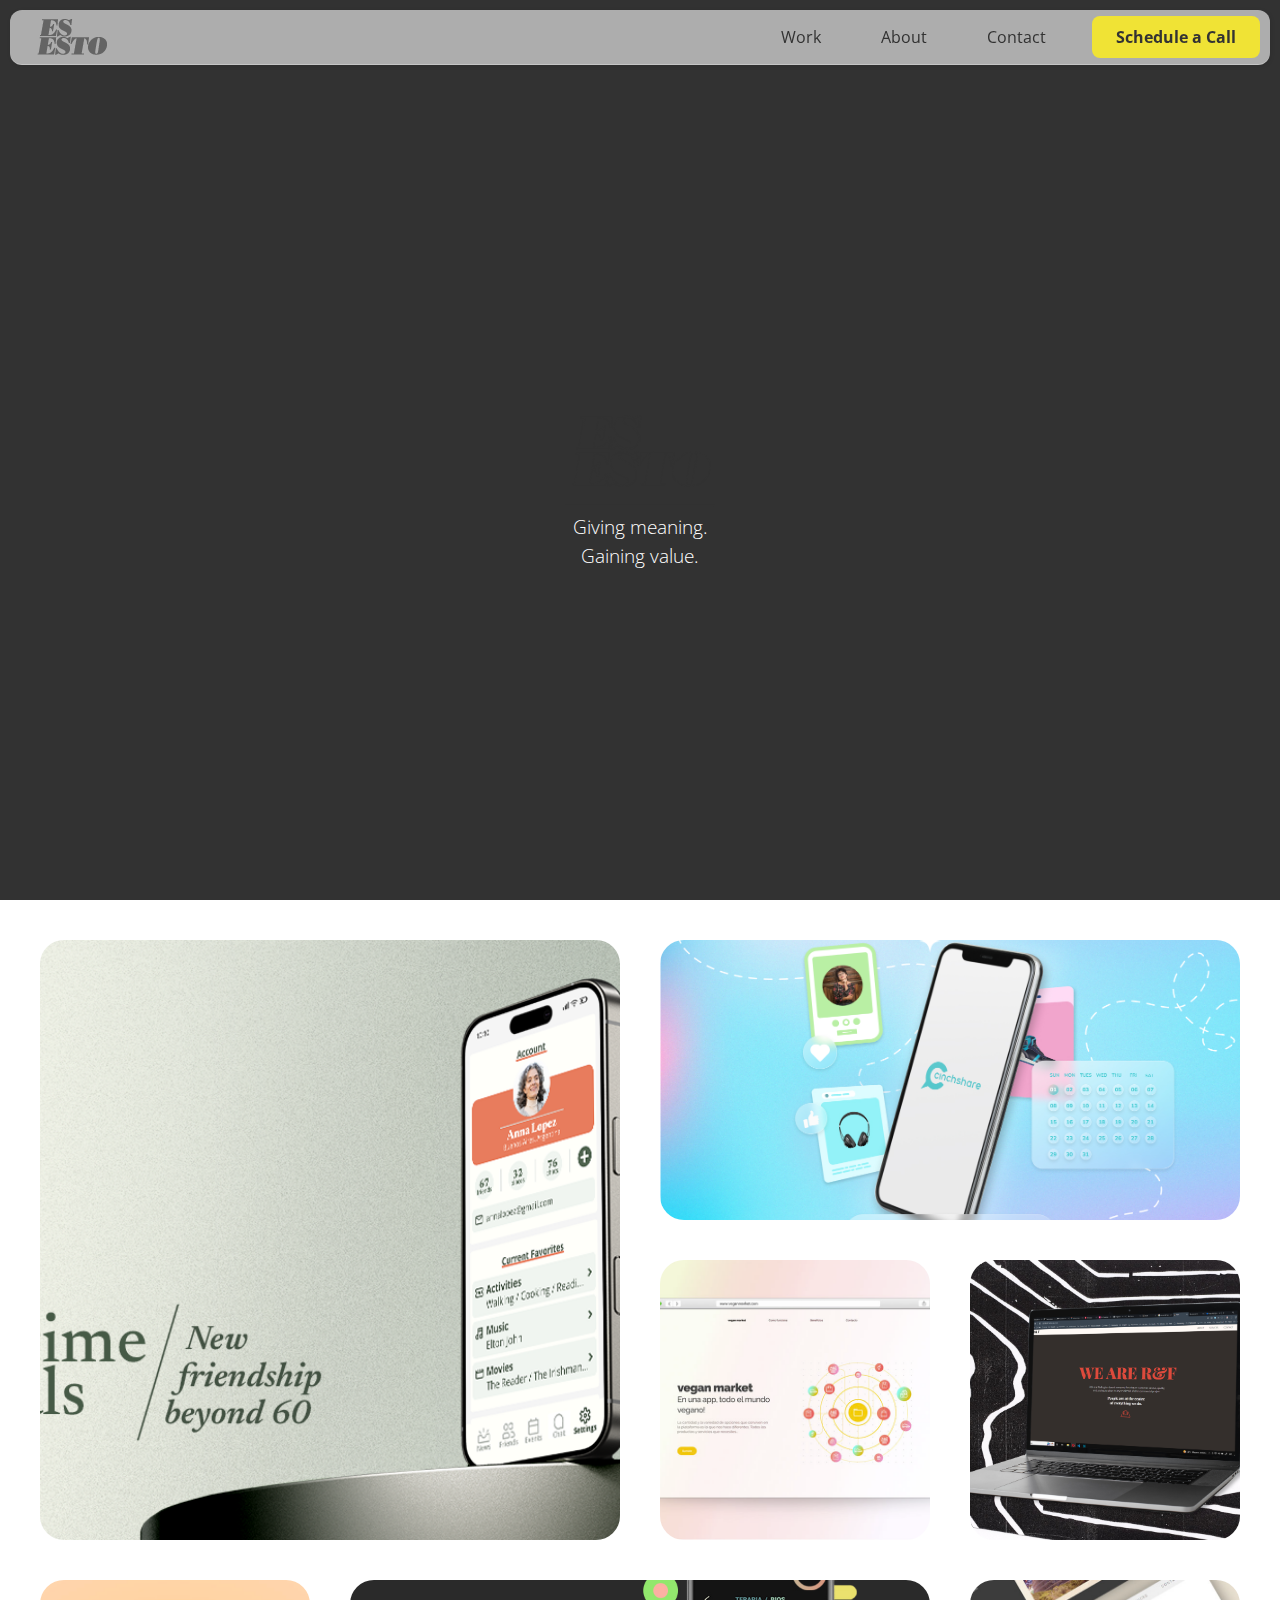
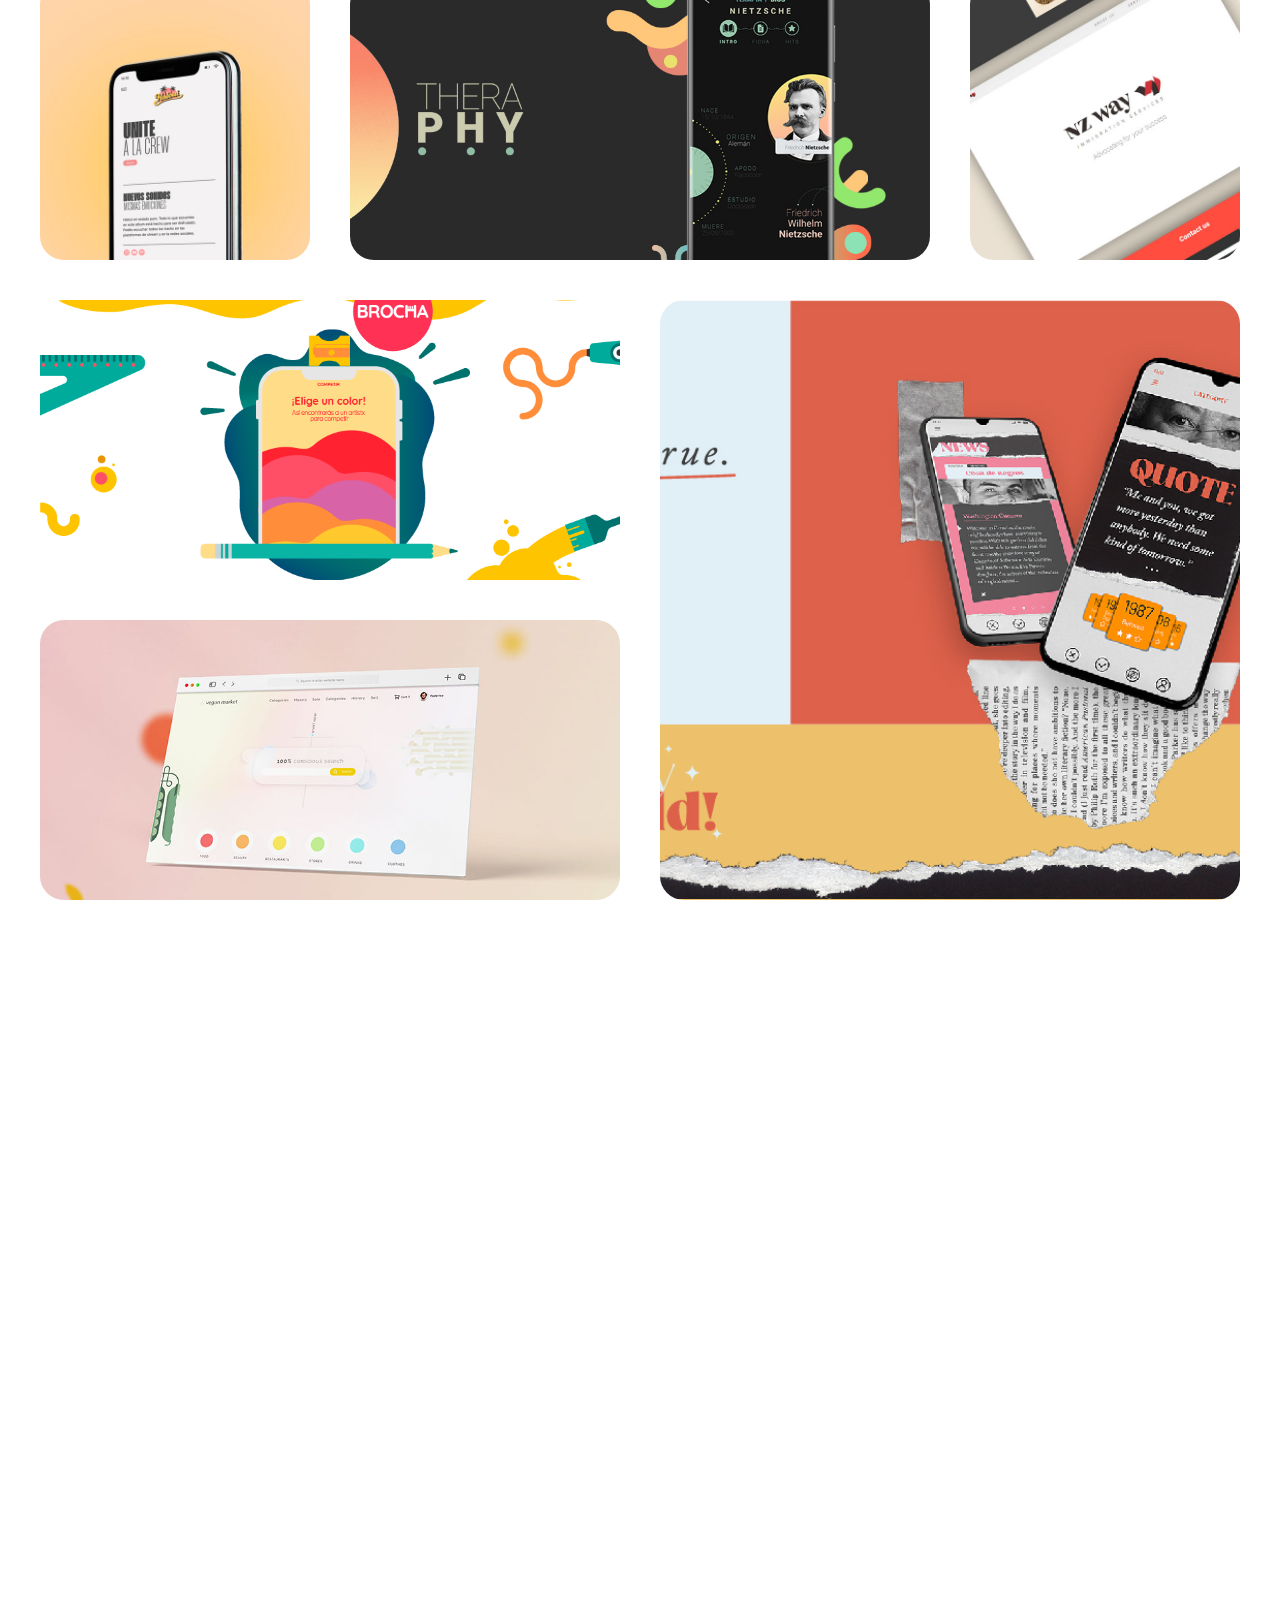
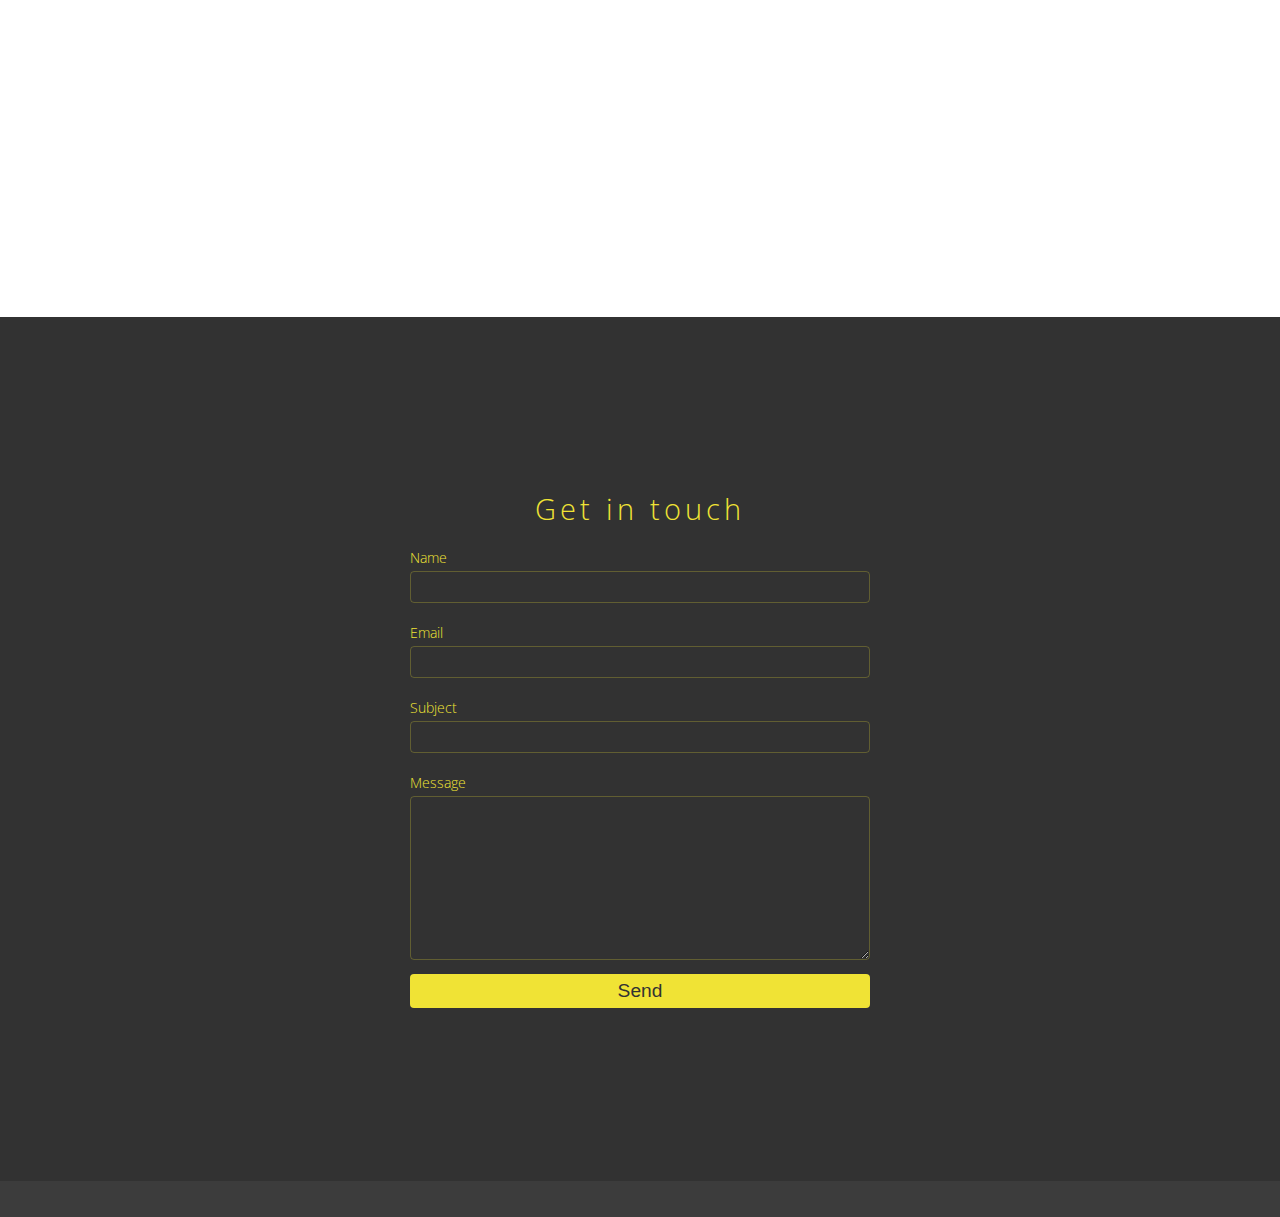
<file: index.html>
<!DOCTYPE html>
<html lang="en">

<head>
    <meta charset="UTF-8">
    <meta http-equiv="X-UA-Compatible" content="IE=edge">
    <meta name="viewport" content="width=device-width, initial-scale=1.0">
    <title>ES ESTO</title>
    <link rel="stylesheet" href="css/style.css">
    <link rel="icon" type="image/png" href="images/esesto32px.png">

    <!-- Google tag (gtag.js) -->
    <script async src="https://www.googletagmanager.com/gtag/js?id=G-PPTR72QZQD"></script>
    <script>
        window.dataLayer = window.dataLayer || [];
        function gtag() { dataLayer.push(arguments); }
        gtag('js', new Date());

        gtag('config', 'G-PPTR72QZQD');
    </script>
</head>

<body>

    <!--/ / / / / NAVBAR SECTION / / / / /-->

    <header class="header">
        <a href="#hero" class="logoMenu"><img src="images/esestoLogoNav.png" alt="logoMenu"></a>
        <input class="menu-btn" type="checkbox" id="menu-btn" />
        <label class="menu-icon" for="menu-btn"><span class="navicon"></span></label>
        <ul class="menu">
            <li><a href="#work">Work</a></li>
            <!-- <li><a href="#about">About</a></li> -->
            <li><a href="#process">About</a></li>
            <li><a href="#contact">Contact</a></li>
            <li>
                <a id="schedule-call-btn" href="https://calendly.com/esesto-info/30min">
                    Schedule a Call
                </a>
            </li>
        </ul>
    </header>

    <!--/ / / / / HOME SECTION / / / / /-->

    <section class="hero" id="hero">
        <div class="hero-content">
            <div class="logo-wrapper">
                <img class="logo logo-dark" src="images/esesto-dark.png" alt="Dark Logo">
                <img class="logo logo-light" src="images/esesto-light.png" alt="Light Logo">
            </div>
            <div class="hero-text">
                <h3 class="home-h3b">Giving meaning.</h3>
                <h3 class="home-h3c">Gaining value.</h3>
            </div>
        </div>
    </section>

    <!--/ / / / / WORK SECTION / / / / /-->

    <section id="work">
        <div class="bento-grid">
            <div class="bento-item large">
                <a href="primepals.html">
                    <img src="images/app/primePals/primePalsCover.png" alt="Prime Pals">
                    <div class="bento-text">
                        <h3>Prime Pals</h3>
                        <p>App</p>
                    </div>
                </a>
            </div>

            <div class="bento-item medium">
                <a href="cinchshare.html">
                    <img src="images/website/cinchshareHome.jpg" alt="CinchShare">
                    <div class="bento-text">
                        <h3>CinchShare</h3>
                        <p>Website</p>
                    </div>
                </a>
            </div>

            <div class="bento-item small">
                <a href="vaLanding.html">
                    <img src="images/website/vmlanding00.jpg" alt="Vegan Market">
                    <div class="bento-text">
                        <h3>Vegan Market</h3>
                        <p>Website</p>
                    </div>
                </a>
            </div>

            <div class="bento-item small">
                <a href="rf.html">
                    <img src="images/website/r&f/r&fCover.jpg" alt="CinchShare">
                    <div class="bento-text">
                        <h3>R&F</h3>
                        <p>Website</p>
                    </div>
                </a>
            </div>

            <div class="bento-item small">
                <a href="haloui.html">
                    <img src="images/other/haloui/halouiCover.jpg" alt="CinchShare">
                    <div class="bento-text">
                        <h3>Haloui</h3>
                        <p>Branding</p>
                    </div>
                </a>
            </div>

            <div class="bento-item medium">
                <a href="theraphy.html">
                    <img src="images/app/app02.jpg" alt="Theraphy">
                    <div class="bento-text">
                        <h3>Theraphy</h3>
                        <p>App</p>
                    </div>
                </a>
            </div>

            <div class="bento-item small">
                <a href="nzway.html">
                    <img src="images/website/nzway/nzwaycover.jpg" alt="CinchShare">
                    <div class="bento-text">
                        <h3>NZWay</h3>
                        <p>Website</p>
                    </div>
                </a>
            </div>


            <div class="bento-item medium">
                <a href="brocha.html">
                    <img src="images/app/brocha/cover.png" alt="Brocha">
                    <div class="bento-text">
                        <h3>Brocha</h3>
                        <p>App</p>
                    </div>
                </a>
            </div>

            <div class="bento-item large">
                <a href="teratrue.html">
                    <img src="images/app/teratrue/teratrueCover.jpg" alt="Vegan Market">
                    <div class="bento-text">
                        <h3>teratrue</h3>
                        <p>App</p>
                    </div>
                </a>
            </div>

            <div class="bento-item medium">
                <a href="vm.html">
                    <img src="images/app/veganMarket/veganMarketCover.jpg" alt="Vegan Market">
                    <div class="bento-text">
                        <h3>Vegan Market</h3>
                        <p>Website</p>
                    </div>
                </a>
            </div>

        </div>

    </section>

    <!--/ / / / / PROCESS SECTION / / / / /-->

    <section class="process" id="process">
        <div id="root"></div>
    </section>

    <!--/ / / / / CONTACT SECTION / / / / /-->

    <section id="contact">

        <div class="formContainer">

            <h3 class="formTitle">Get in touch</h3>

            <form action="mail.php" method="POST">
                <label for="name">Name</label>
                <input type="text" name="name" id="name">
                <label for="email">Email</label>
                <input type="email" name="email" id="email">
                <label for="subject">Subject</label>
                <input type="text" name="subject" id="subject">
                <label for="message">Message</label>
                <textarea name="message" id="message" cols="30" rows="10"></textarea>
                <input type="submit" value="Send">
            </form>

        </div>

    </section>

    <div class="footer">
    </div>

    <script src="./js/index.js"></script>

    <script type="text/javascript" src="https://assets.calendly.com/assets/external/widget.js" async defer></script>

    <script>
        function openCalendlyPopup() {
            Calendly.initPopupWidget({ url: 'https://calendly.com/esesto-info/30min' });
        }

        function bindCalendlyButton() {
            const btn = document.getElementById('schedule-call-btn');
            if (!btn) return;

            btn.addEventListener('click', function (event) {
                event.preventDefault();
                if (typeof Calendly !== 'undefined' && Calendly.initPopupWidget) {
                    openCalendlyPopup();
                } else {
                    console.warn("Calendly is not ready yet.");
                }
            });
        }

        document.addEventListener('DOMContentLoaded', function () {
            // Wait until Calendly script is fully loaded
            const interval = setInterval(() => {
                if (typeof Calendly !== 'undefined' && Calendly.initPopupWidget) {
                    clearInterval(interval);
                    bindCalendlyButton();
                }
            }, 100); // Check every 100ms
        });
    </script>

</body>

</html>
</file>
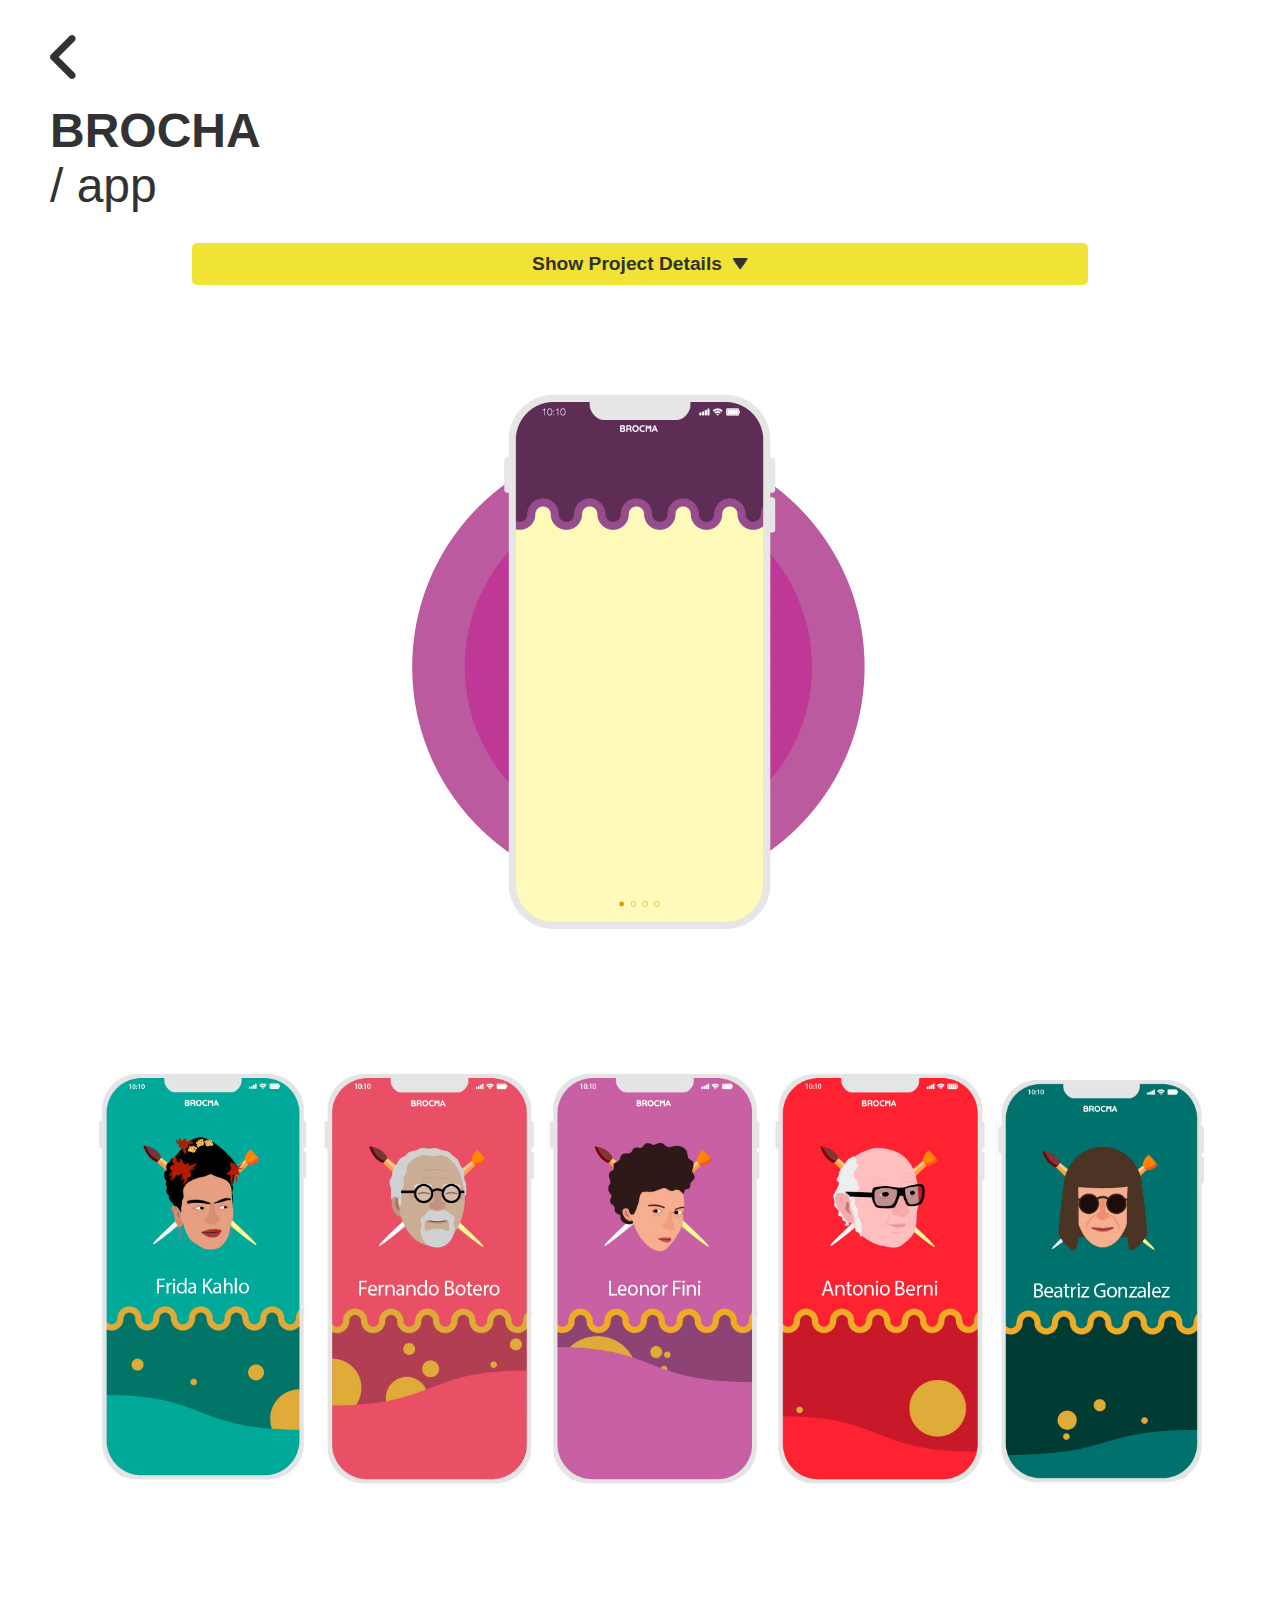
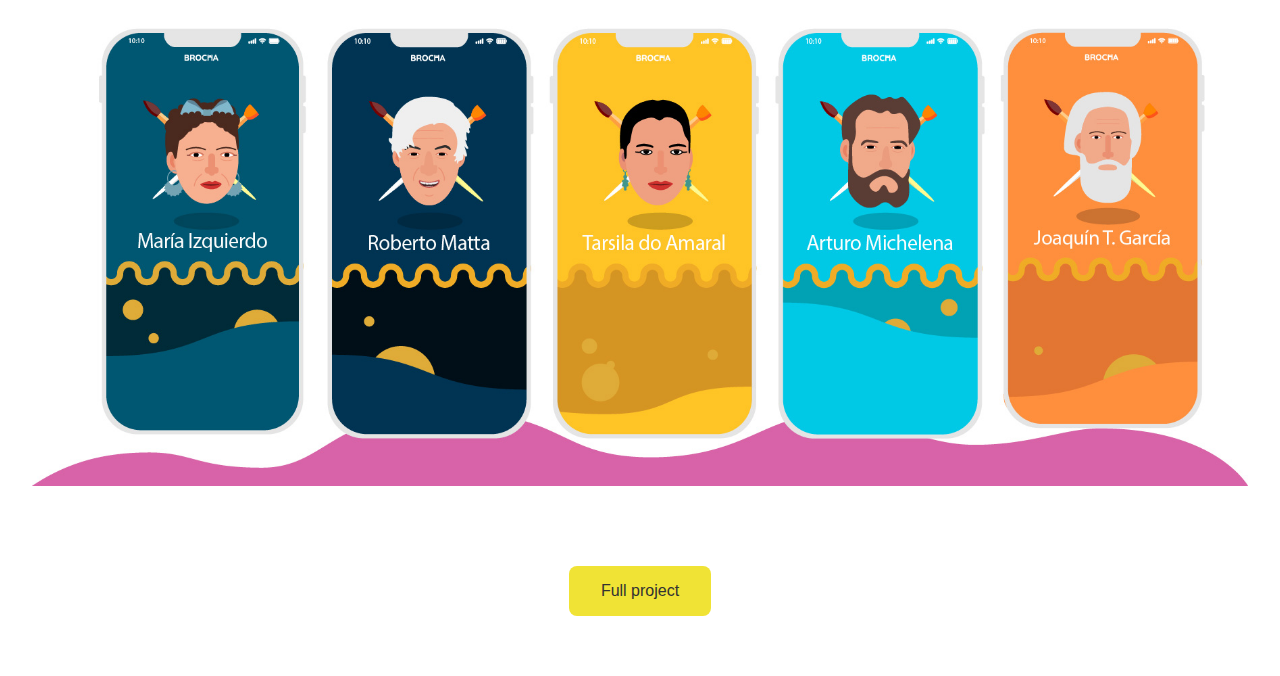
<file: brocha.html>
<!DOCTYPE html>
<html lang="en">

<head>
    <meta charset="UTF-8">
    <meta http-equiv="X-UA-Compatible" content="IE=edge">
    <meta name="viewport" content="width=device-width, initial-scale=1.0">
    <link rel="stylesheet" href="/css/pages-style.css">
    <link rel="icon" type="image/png" href="images/esesto32px.png" />
    <title>BROCHA</title>

    <!-- Google tag (gtag.js) -->
    <script async src="https://www.googletagmanager.com/gtag/js?id=G-PPTR72QZQD"></script>
    <script>
        window.dataLayer = window.dataLayer || [];
        function gtag() { dataLayer.push(arguments); }
        gtag('js', new Date());

        gtag('config', 'G-PPTR72QZQD');
    </script>

</head>

<body>
    <a href="index.html#work"><img class="arrow" src="images/arrow.png" alt="arrow"></a>
    <div class="header">
        <h1>BROCHA</h1>
        <h2> / app</h2>
    </div>

    <div class="contenedor">
        <div class="cont2">
            <div class="blockContainer">
                <button class="dropdown-btn">Show Project Details
                    <img src="images/dropArrowDown.png" alt="">
                </button>
                <div class="text-box">
                    <div class="circle">
                        <img src="images/pages/circle.png" alt="circle">
                    </div>
                    <p><b>Project Role:</b><br>Product Designer - UX/UI</p>
                    <hr>
                    <p><b>Goal:</b><br>To design an engaging app that inspires users to learn about Latin American
                        plastic artists while fostering creativity and playfulness.</p>
                    <hr>
                    <p><b>Process:</b></p>
                    <ul>
                        <li>Conducted research on user interaction with art education platforms.</li>
                        <li>Developed user personas and journey maps.</li>
                        <li>Facilitated usability testing to refine game-like features.</li>
                        <li>Designed a vibrant visual identity inspired by Latin American art.</li>
                    </ul>
                    <hr>
                    <p><b>Outcome:</b><br>Brocha successfully combines education and entertainment, offering an
                        immersive experience that highlights the richness of Latin American art. The app's design is
                        intuitive, playful, and visually striking, inviting users to explore and learn while
                        enjoying the expressiveness of the pictorial world.</p>
                </div>
            </div>
        </div>
    </div>

    <div class="cont4">
        <img class="imgSide" src="images/app/brocha/brocha01.gif" alt="Broch-02">
    </div>

    <div class="cont4">
        <img class="img_wide" src="images/app/brocha/brocha02.jpg" alt="Broch-02">
    </div>

    <div class="cont4">
        <img class="img_wide" src="images/app/brocha/brocha03.jpg" alt="Broch-03">
    </div>

    </div>
    <div class="projectBtn">
        <a href="https://www.behance.net/gallery/100296091/BROCHA" target="_blank" class="btn">Full project</a>
    </div>
</body>

<script>
        document.addEventListener("DOMContentLoaded", function () {
            const dropdownBtn = document.querySelector(".dropdown-btn");
            const textBox = document.querySelector(".text-box");
            const dropArrow = dropdownBtn.querySelector("img"); // Select the <img> inside the button

            dropdownBtn.addEventListener("click", function () {
                if (textBox.style.maxHeight) {
                    // Collapse
                    textBox.style.maxHeight = null;
                    textBox.style.padding = "0 15px";
                    dropdownBtn.innerHTML = 'Show Project Details <img src="images/dropArrowDown.png" alt="Arrow">';
                } else {
                    // Expand
                    textBox.style.maxHeight = textBox.scrollHeight + 20 + "px";
                    textBox.style.padding = "15px 15px 20px";
                    dropdownBtn.innerHTML = 'Hide Project Details <img src="images/dropArrowUp.png" alt="Arrow">';
                }
            });
        });

</script>



</html>
</file>
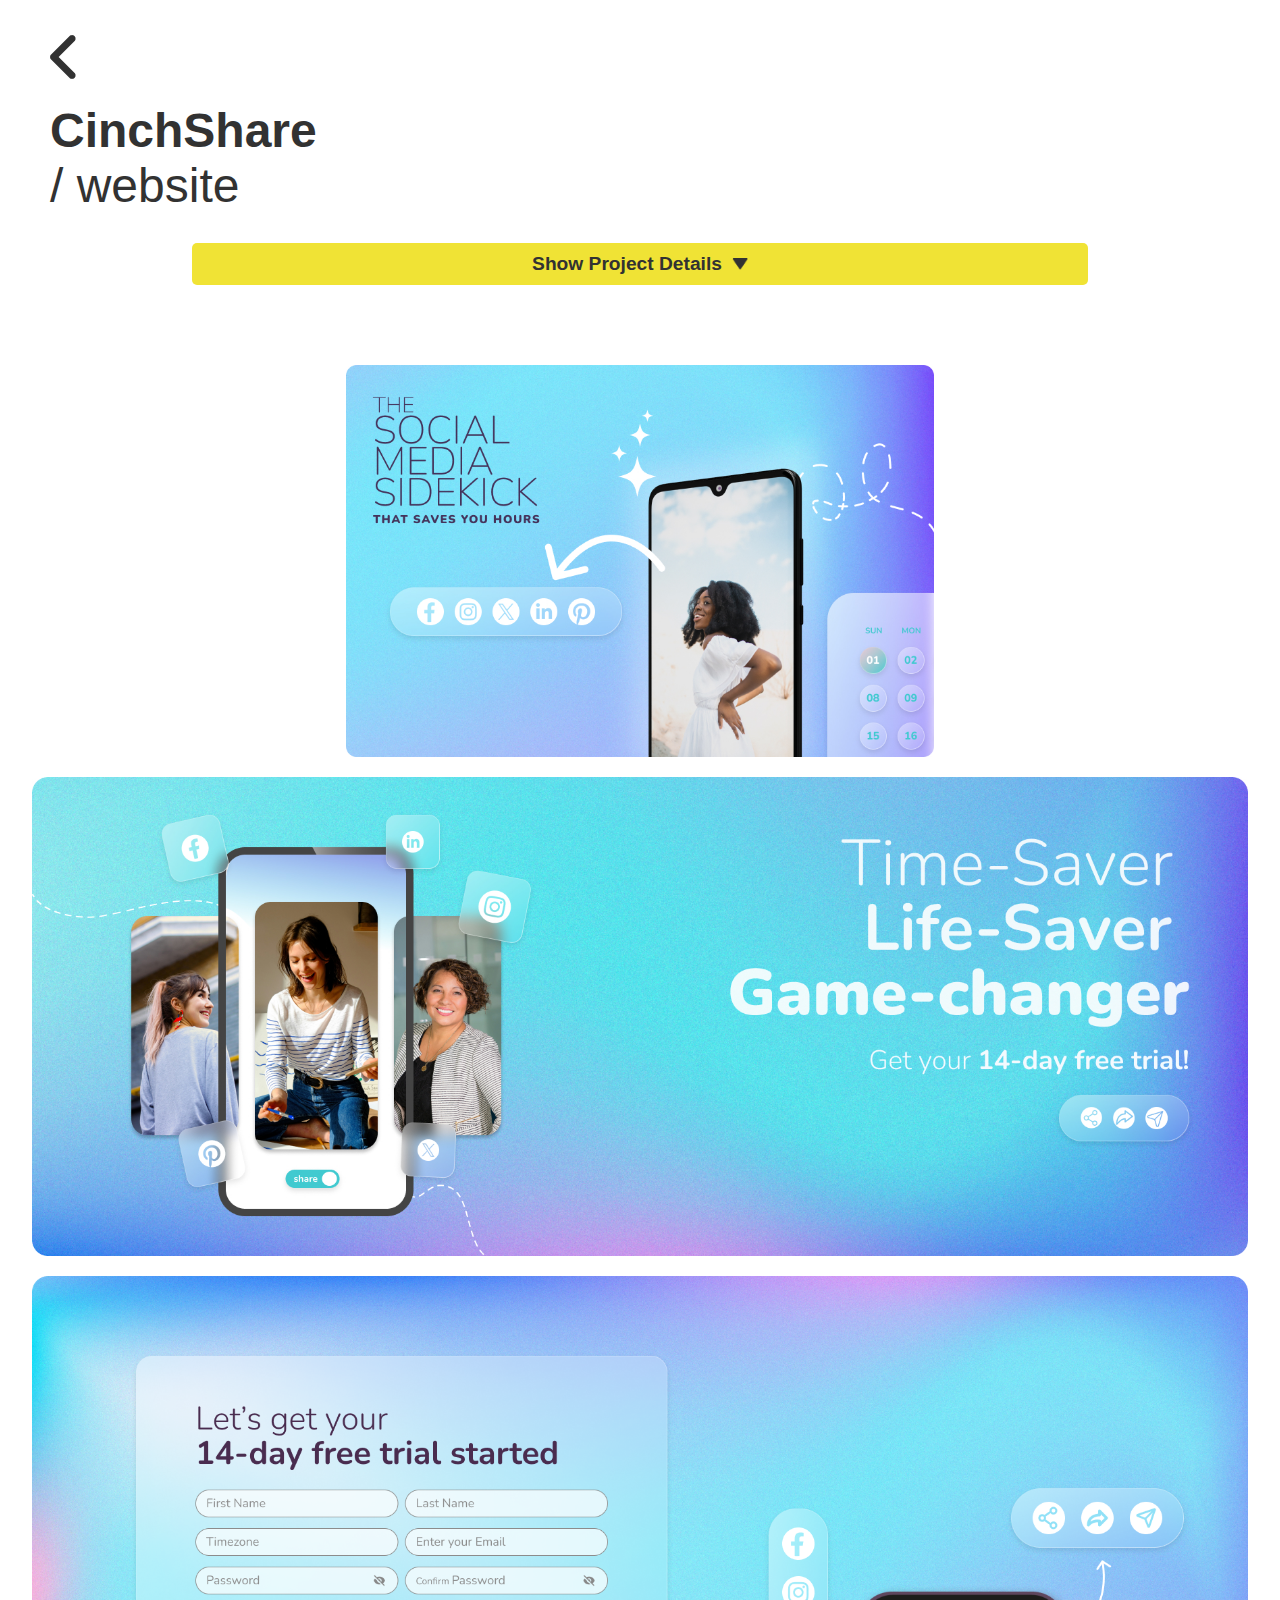
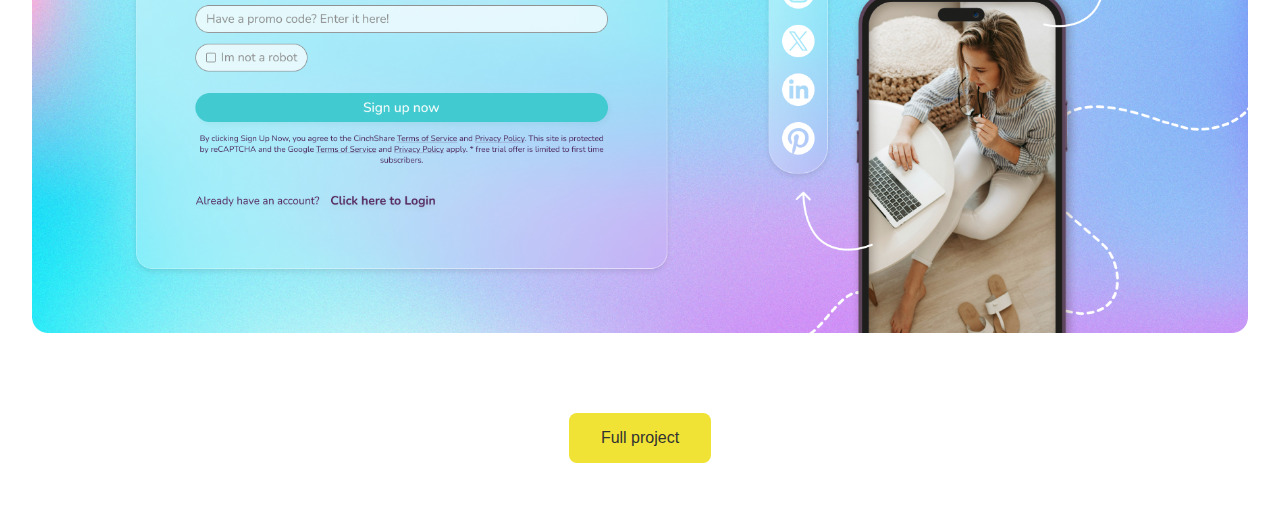
<file: cinchshare.html>
<!DOCTYPE html>
<html lang="en">

<head>
    <meta charset="UTF-8">
    <meta http-equiv="X-UA-Compatible" content="IE=edge">
    <meta name="viewport" content="width=device-width, initial-scale=1.0">
    <link rel="stylesheet" href="/css/pages-style.css">
    <link rel="icon" type="image/png" href="images/esesto32px.png" />
    <title>CinchShare</title>

    <!-- Google tag (gtag.js) -->
    <script async src="https://www.googletagmanager.com/gtag/js?id=G-PPTR72QZQD"></script>
    <script>
        window.dataLayer = window.dataLayer || [];
        function gtag() { dataLayer.push(arguments); }
        gtag('js', new Date());

        gtag('config', 'G-PPTR72QZQD');

        /* / / / / Dropdown / / / / */

        document.addEventListener("DOMContentLoaded", function () {
            const dropdownBtn = document.querySelector(".dropdown-btn");
            const textBox = document.querySelector(".text-box");
            const dropArrow = dropdownBtn.querySelector("img"); // Select the <img> inside the button

            dropdownBtn.addEventListener("click", function () {
                if (textBox.style.maxHeight) {
                    // Collapse
                    textBox.style.maxHeight = null;
                    textBox.style.padding = "0 15px";
                    dropdownBtn.innerHTML = 'Show Project Details <img src="images/dropArrowDown.png" alt="Arrow">';
                } else {
                    // Expand
                    textBox.style.maxHeight = textBox.scrollHeight + 20 + "px";
                    textBox.style.padding = "15px 15px 20px";
                    dropdownBtn.innerHTML = 'Hide Project Details <img src="images/dropArrowUp.png" alt="Arrow">';
                }
            });
        });

    </script>

</head>

<body>
    <a href="index.html#work"><img class="arrow" src="images/arrow.png" alt="arrow"></a>
    <div class="header">
        <h1>CinchShare</h1>
        <h2> / website</h2>
    </div>
    <div class="contenedor">
        <div class="cont2">
            <div class="blockContainer">
                <button class="dropdown-btn">Show Project Details
                    <img src="images/dropArrowDown.png" alt="">
                </button>
                <div class="text-box">
                    <div class="circle">
                        <img src="images/pages/circle.png" alt="circle">
                    </div>
                    <!-- <br><h3>CinchShare Website Redesign</h3> -->
                    <p>
                        <b>Project Role:</b> <br>UX/UI - Researcher/Designer
                    </p>
                    <hr>
                    <p>
                        <b>Goal:</b> <br>To enhance usability and
                        create a more appealing, user-friendly experience tailored to CinchShare's core audience: women
                        in
                        their 50s and 60s working from home.
                    </p>
                    <hr>
                    <p>
                        <b>Process:</b>
                    <ul>
                        <li>Conducted user research to understand the needs and preferences of the target
                            demographic</li>
                        <li>Simplified the design layout for better navigation and accessibility</li>
                        <li>Updated the visual style to reflect a clean, modern aesthetic that resonates with the
                            brand's audience</li>
                        <li>Improved mobile responsiveness to cater to on-the-go users</li>
                    </ul>
                    </p>
                    <hr>
                    <p>
                        <b>Outcome:</b><br>The redesign received positive feedback from the CinchShare
                        director,
                        who praised the clean and accessible design. The updated website successfully aligned with
                        the
                        brand's goals, offering an intuitive platform that empowered its users.
                    </p>
                </div>
            </div>
        </div>
    </div>

    <div class="cont4">
        <img class="img1 wideHidden" src="images/website/cinchshare01.jpg" alt="cinchshare02">
    </div>

    <div class="cont3 narrowHidden">
        <img class="img1" src="images/website/cinchshare/cinchshare01small.jpg" alt="sign up image">
    </div>

    <div class="cont4 wideHidden">
        <img class="img_wide" src="images/website/cinchshare02.jpg" alt="THERAPHY-04">
    </div>

    <div class="cont3 narrowHidden">
        <img class="img1" src="images/website/cinchshare/cinchshare03.jpg" alt="qualitative1">
        <img class="img1" src="images/website/cinchshare/cinchshare04.jpg" alt="qualitative2">
    </div>

    <div class="cont4 wideHidden">
        <img class="img_wide" src="images/website/cinchshare/Signup.png" alt="THERAPHY-04">
    </div>

    <div class="cont3 narrowHidden">
        <img class="img1" src="images/website/cinchshare/Signup-2.png" alt="sign up image">
    </div>

    <div class="projectBtn"><a href="https://www.behance.net/gallery/210219117/PRIME-PALS" target="_blank"
            class="btn">Full
            project</a>
    </div>

    </div>
</body>

</html>
</file>
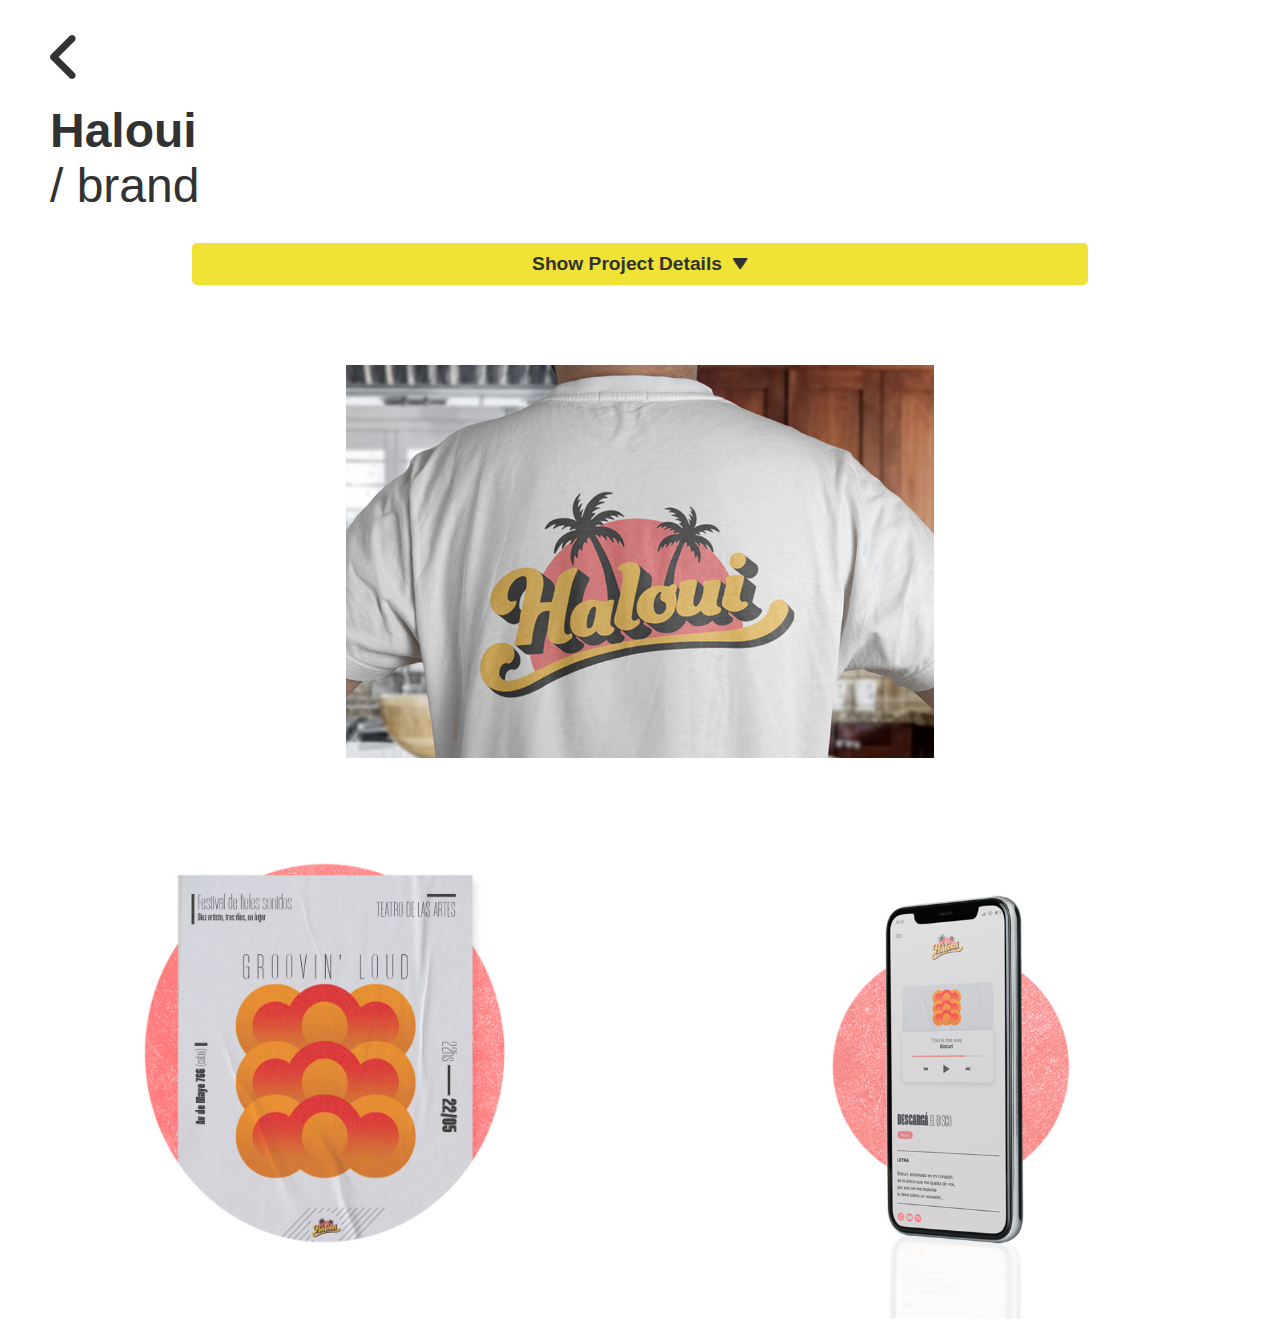
<file: haloui.html>
<!DOCTYPE html>
<html lang="en">

<head>
    <meta charset="UTF-8">
    <meta http-equiv="X-UA-Compatible" content="IE=edge">
    <meta name="viewport" content="width=device-width, initial-scale=1.0">
    <link rel="stylesheet" href="/css/pages-style.css">
    <link rel="icon" type="image/png" href="images/esesto32px.png" />
    <title>Haloui</title>

    <!-- Google tag (gtag.js) -->
    <script async src="https://www.googletagmanager.com/gtag/js?id=G-PPTR72QZQD"></script>
    <script>
        window.dataLayer = window.dataLayer || [];
        function gtag() { dataLayer.push(arguments); }
        gtag('js', new Date());

        gtag('config', 'G-PPTR72QZQD');

        /* / / / / Dropdown / / / / */

        document.addEventListener("DOMContentLoaded", function () {
            const dropdownBtn = document.querySelector(".dropdown-btn");
            const textBox = document.querySelector(".text-box");
            const dropArrow = dropdownBtn.querySelector("img"); // Select the <img> inside the button

            dropdownBtn.addEventListener("click", function () {
                if (textBox.style.maxHeight) {
                    // Collapse
                    textBox.style.maxHeight = null;
                    textBox.style.padding = "0 15px";
                    dropdownBtn.innerHTML = 'Show Project Details <img src="images/dropArrowDown.png" alt="Arrow">';
                } else {
                    // Expand
                    textBox.style.maxHeight = textBox.scrollHeight + 20 + "px";
                    textBox.style.padding = "15px 15px 20px";
                    dropdownBtn.innerHTML = 'Hide Project Details <img src="images/dropArrowUp.png" alt="Arrow">';
                }
            });
        });

    </script>

</head>

<body>
    <a href="index.html#work"><img class="arrow" src="images/arrow.png" alt="arrow"></a>
    <div class="header">
        <h1>Haloui</h1>
        <h2> / brand</h2>
    </div>

    <div class="contenedor">
        <div class="cont2">
            <div class="blockContainer">
                <button class="dropdown-btn">Show Project Details
                    <img src="images/dropArrowDown.png" alt="">
                </button>
                <div class="text-box">
                    <div class="circle">
                        <img src="images/pages/circle.png" alt="circle">
                    </div>
                    <p>
                        <b>Project Role:</b><br> Brand Designer
                    </p>
                    <hr>
                    <p>
                        <b>Goal:</b><br> To create a vibrant and uplifting brand identity for Haloui, a musical project
                        inspired by
                        the beach, summer, and pure joy. The goal was to craft a visual language that instantly evokes
                        happiness,
                        blending vintage aesthetics with organic, fluid forms.
                    </p>
                    <hr>
                    <p>
                        <b>Process:</b>
                    <ul>
                        <li>Designed a nostalgic yet contemporary visual identity to capture the essence of summer and
                            uplifting music.</li>
                        <li>Developed organic shapes and textures to reflect the natural and carefree energy of the
                            brand.</li>
                        <li>Selected a warm and dynamic color palette to enhance the association with beachside
                            relaxation and fun.</li>
                        <li>Collaborated on creating a cohesive branding system that resonates with Haloui's musical
                            vision and audience.</li>
                    </ul>
                    </p>
                    <hr>
                    <p>
                        <b>Outcome:</b><br> The Haloui brand design delivers an instantly joyful and inviting
                        experience,
                        perfectly complementing the uplifting sounds it represents. The fusion of vintage charm and
                        organic
                        morphologies creates a timeless identity that captures the essence of summer and happiness.
                    </p>
                </div>
            </div>
        </div>
    </div>

    <div class="cont4">
        <img class="img1" src="images/identidad/Haloui-tshirt.jpg" alt="Haloui2">
    </div>

    <div class="cont3">
        <img class="img1" src="images/other/haloui02.jpg" alt="haloui-02">
        <img class="img1" src="images/other/haloui03.jpg" alt="haloui-03">
    </div>

</body>

</html>
</file>
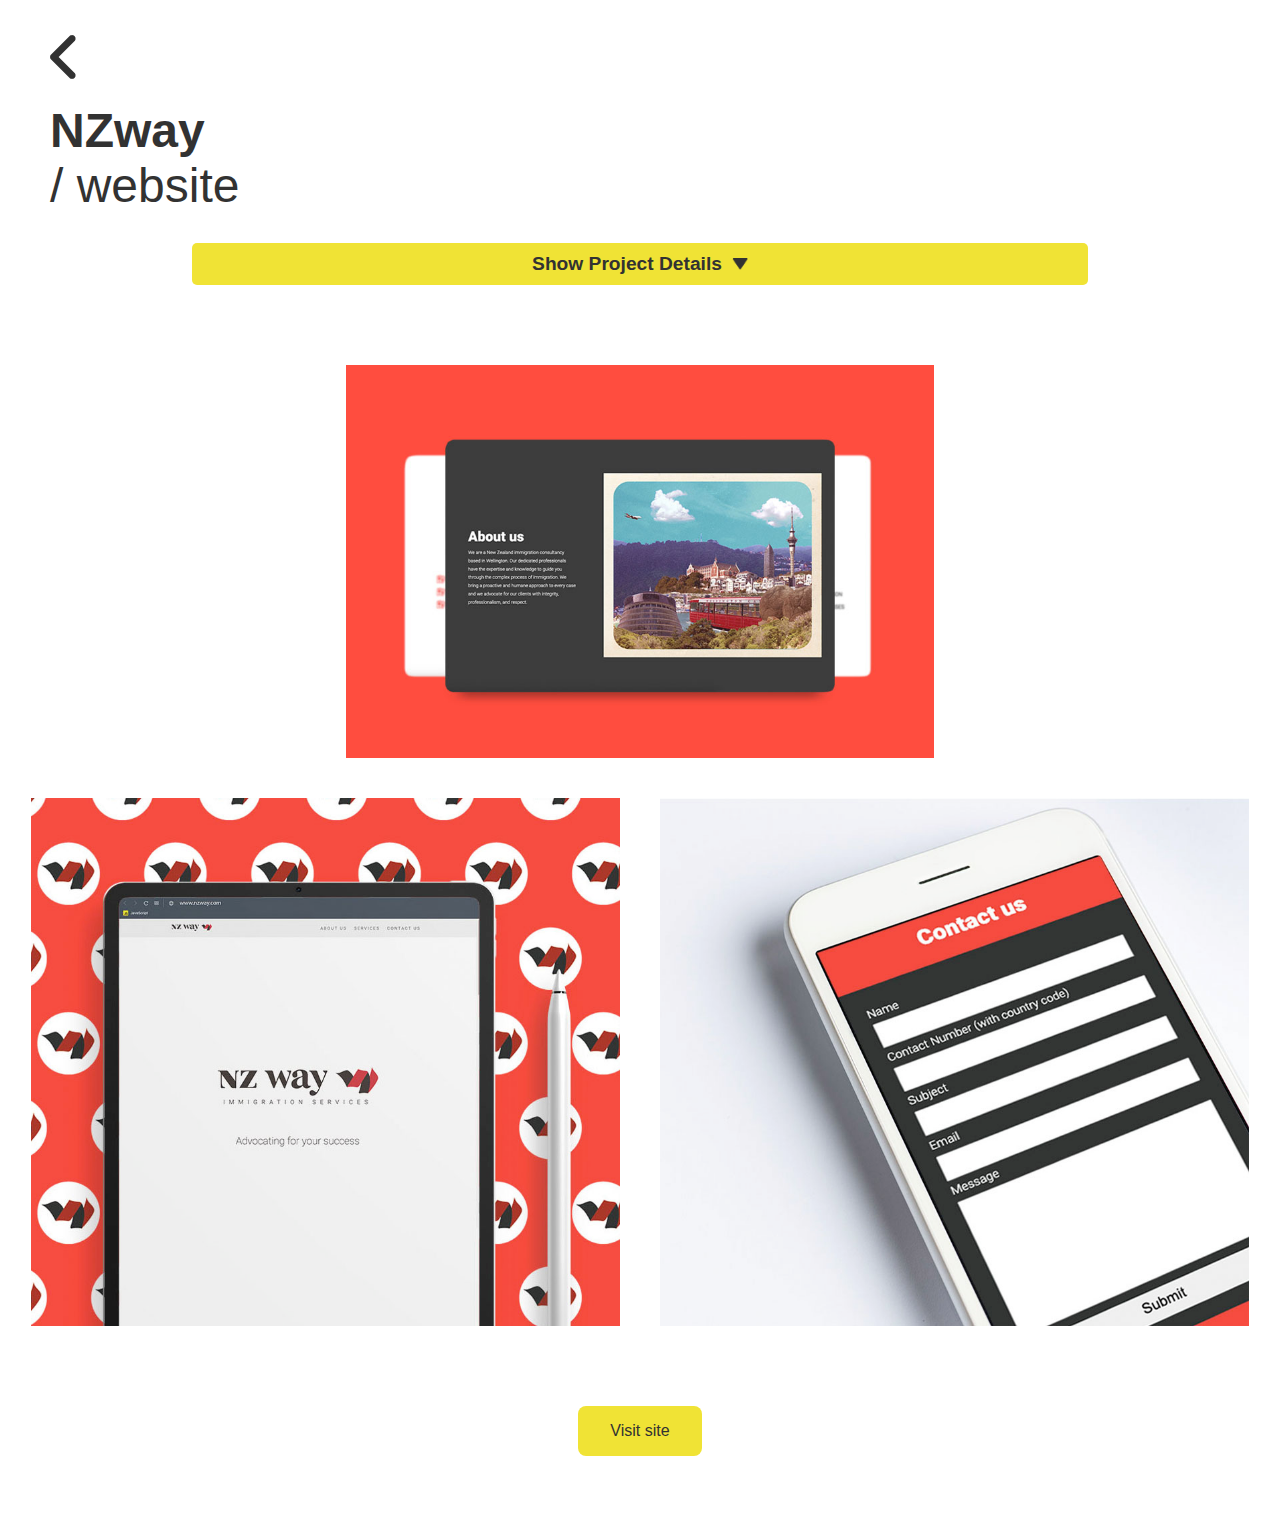
<file: nzway.html>
<!DOCTYPE html>
<html lang="en">

<head>
    <meta charset="UTF-8">
    <meta http-equiv="X-UA-Compatible" content="IE=edge">
    <meta name="viewport" content="width=device-width, initial-scale=1.0">
    <link rel="stylesheet" href="/css/pages-style.css">
    <link rel="icon" type="image/png" href="images/esesto32px.png" />
    <title>NZway</title>

    <!-- Google tag (gtag.js) -->
    <script async src="https://www.googletagmanager.com/gtag/js?id=G-PPTR72QZQD"></script>
    <script>
        window.dataLayer = window.dataLayer || [];
        function gtag() { dataLayer.push(arguments); }
        gtag('js', new Date());

        gtag('config', 'G-PPTR72QZQD');

        /* / / / / Dropdown / / / / */

        document.addEventListener("DOMContentLoaded", function () {
            const dropdownBtn = document.querySelector(".dropdown-btn");
            const textBox = document.querySelector(".text-box");
            const dropArrow = dropdownBtn.querySelector("img"); // Select the <img> inside the button

            dropdownBtn.addEventListener("click", function () {
                if (textBox.style.maxHeight) {
                    // Collapse
                    textBox.style.maxHeight = null;
                    textBox.style.padding = "0 15px";
                    dropdownBtn.innerHTML = 'Show Project Details <img src="images/dropArrowDown.png" alt="Arrow">';
                } else {
                    // Expand
                    textBox.style.maxHeight = textBox.scrollHeight + 20 + "px";
                    textBox.style.padding = "15px 15px 20px";
                    dropdownBtn.innerHTML = 'Hide Project Details <img src="images/dropArrowUp.png" alt="Arrow">';
                }
            });
        });

    </script>

</head>

<body>
    <a href="index.html#work"><img class="arrow" src="images/arrow.png" alt="arrow"></a>
    <div class="header">
        <h1>NZway</h1>
        <h2> / website</h2>
    </div>

    <div class="contenedor">
        <div class="cont2">
            <div class="blockContainer">
                <button class="dropdown-btn">Show Project Details
                    <img src="images/dropArrowDown.png" alt="">
                </button>
                <div class="text-box">
                    <div class="circle">
                        <img src="images/pages/circle.png" alt="circle">
                    </div>
                    <p>
                        <b>Project Role:</b><br> UX/UI Designer
                    </p>
                    <hr>
                    <p>
                        <b>Goal:</b><br> To design a stylish and stable website for NZWay, an immigration consulting
                        firm based
                        in Wellington, New Zealand. The goal was to create a professional digital presence that reflects
                        the
                        company's approach to guidance and support while maintaining a visually dynamic and engaging
                        experience.
                    </p>
                    <hr>
                    <p>
                        <b>Process:</b>
                    <ul>
                        <li>Designed a clean and intuitive layout to ensure easy navigation for users seeking
                            immigration consulting services.</li>
                        <li>Developed a cohesive visual identity that combines typographic rhythm with dynamic forms to
                            reflect the brand's professionalism and approachability.</li>
                        <li>Selected a modern color palette and typography to convey trust and stability.</li>
                        <li>Conducted usability testing to refine the design and ensure it met the needs of NZWay's
                            diverse clientele.</li>
                    </ul>
                    </p>
                    <hr>
                    <p>
                        <b>Outcome:</b><br> The NZWay website provides a professional and engaging digital platform that
                        effectively
                        communicates the company's values and services. The balanced design showcases stability and
                        dynamism,
                        supporting users on their immigration journey with clarity and confidence.
                    </p>
                </div>
            </div>
        </div>
    </div>

    <div class="cont4">
        <img class="img1" src="images/website/nzway01.jpg" alt="NZway2">
    </div>

    <div class="cont3">
        <img class="img1" src="images/website/nzway03.jpg" alt="THERAPHY-02">
        <img class="img1" src="images/website/nzway02.jpg" alt="THERAPHY-03">
    </div>

    </div>
    <div class="projectBtn">
        <a href="https://nzway.co.nz" target="_blank" class="btn">Visit site</a>
    </div>
</body>

</html>
</file>
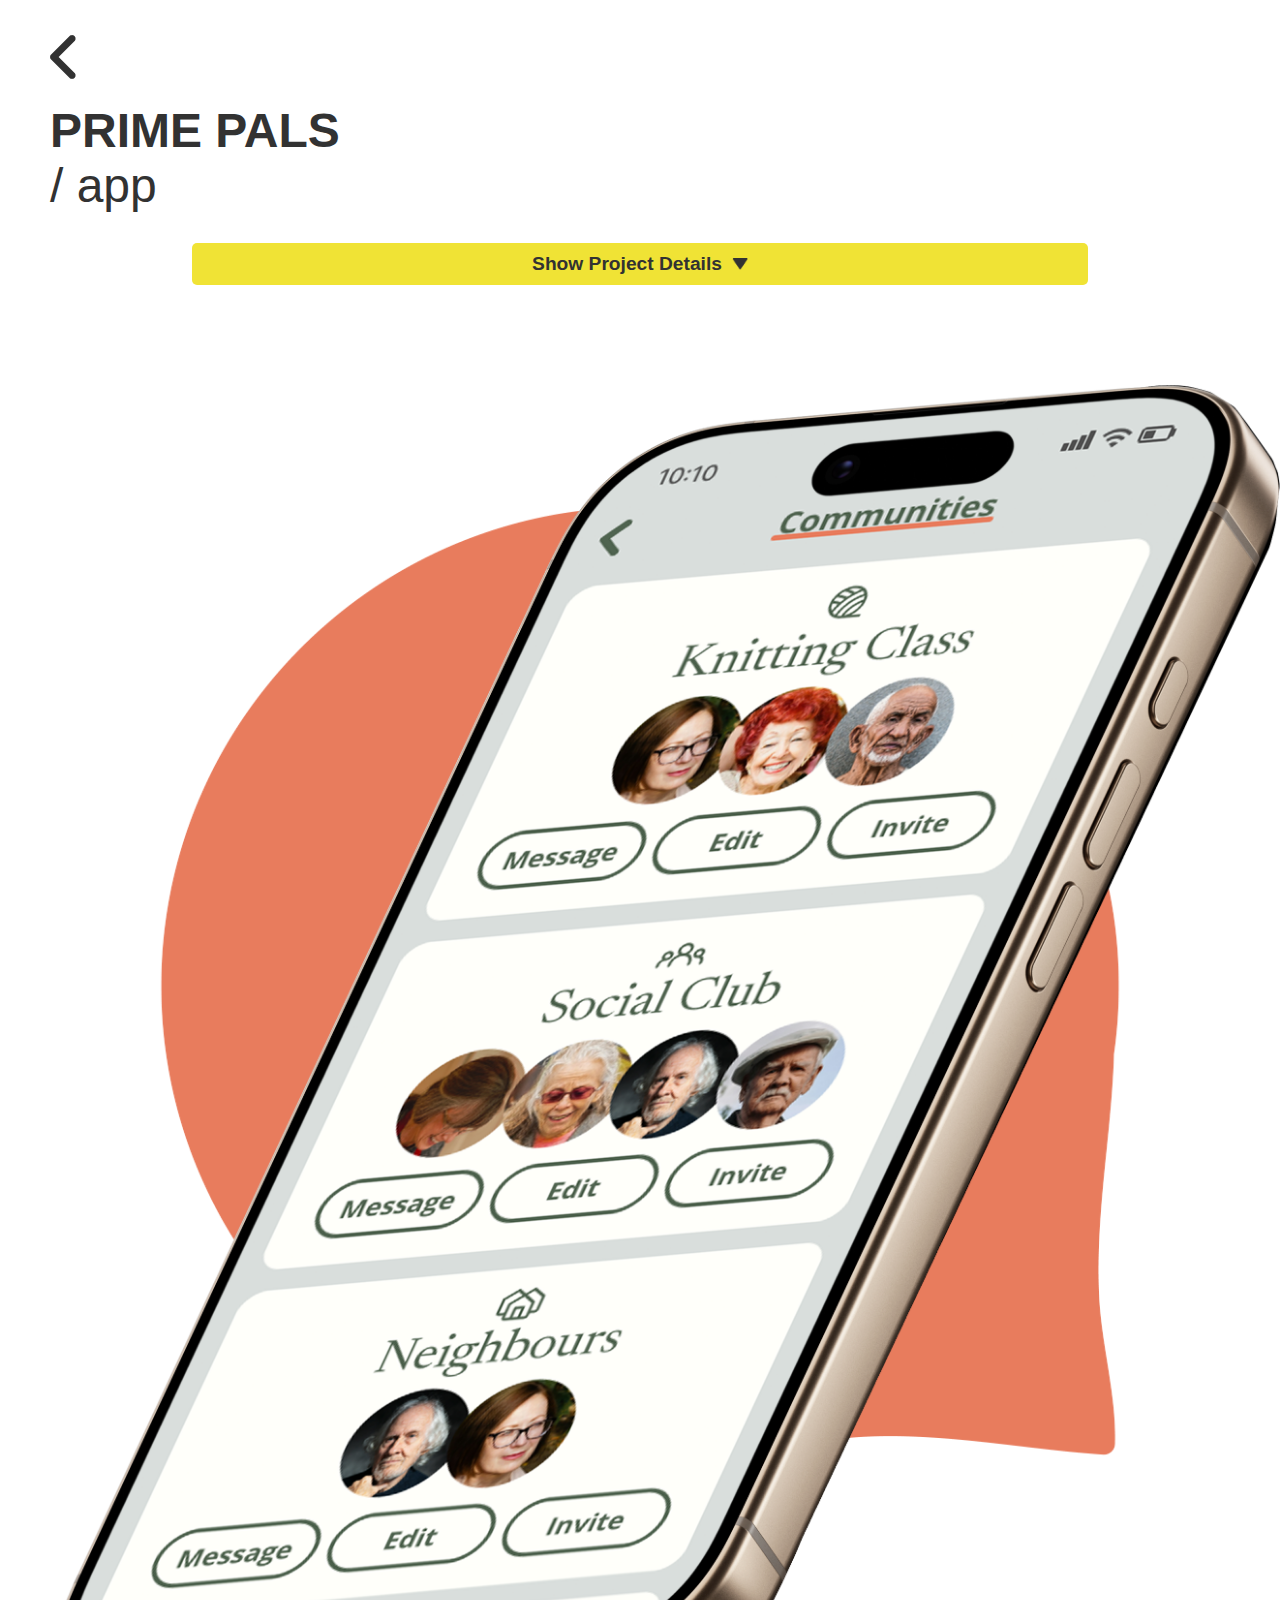
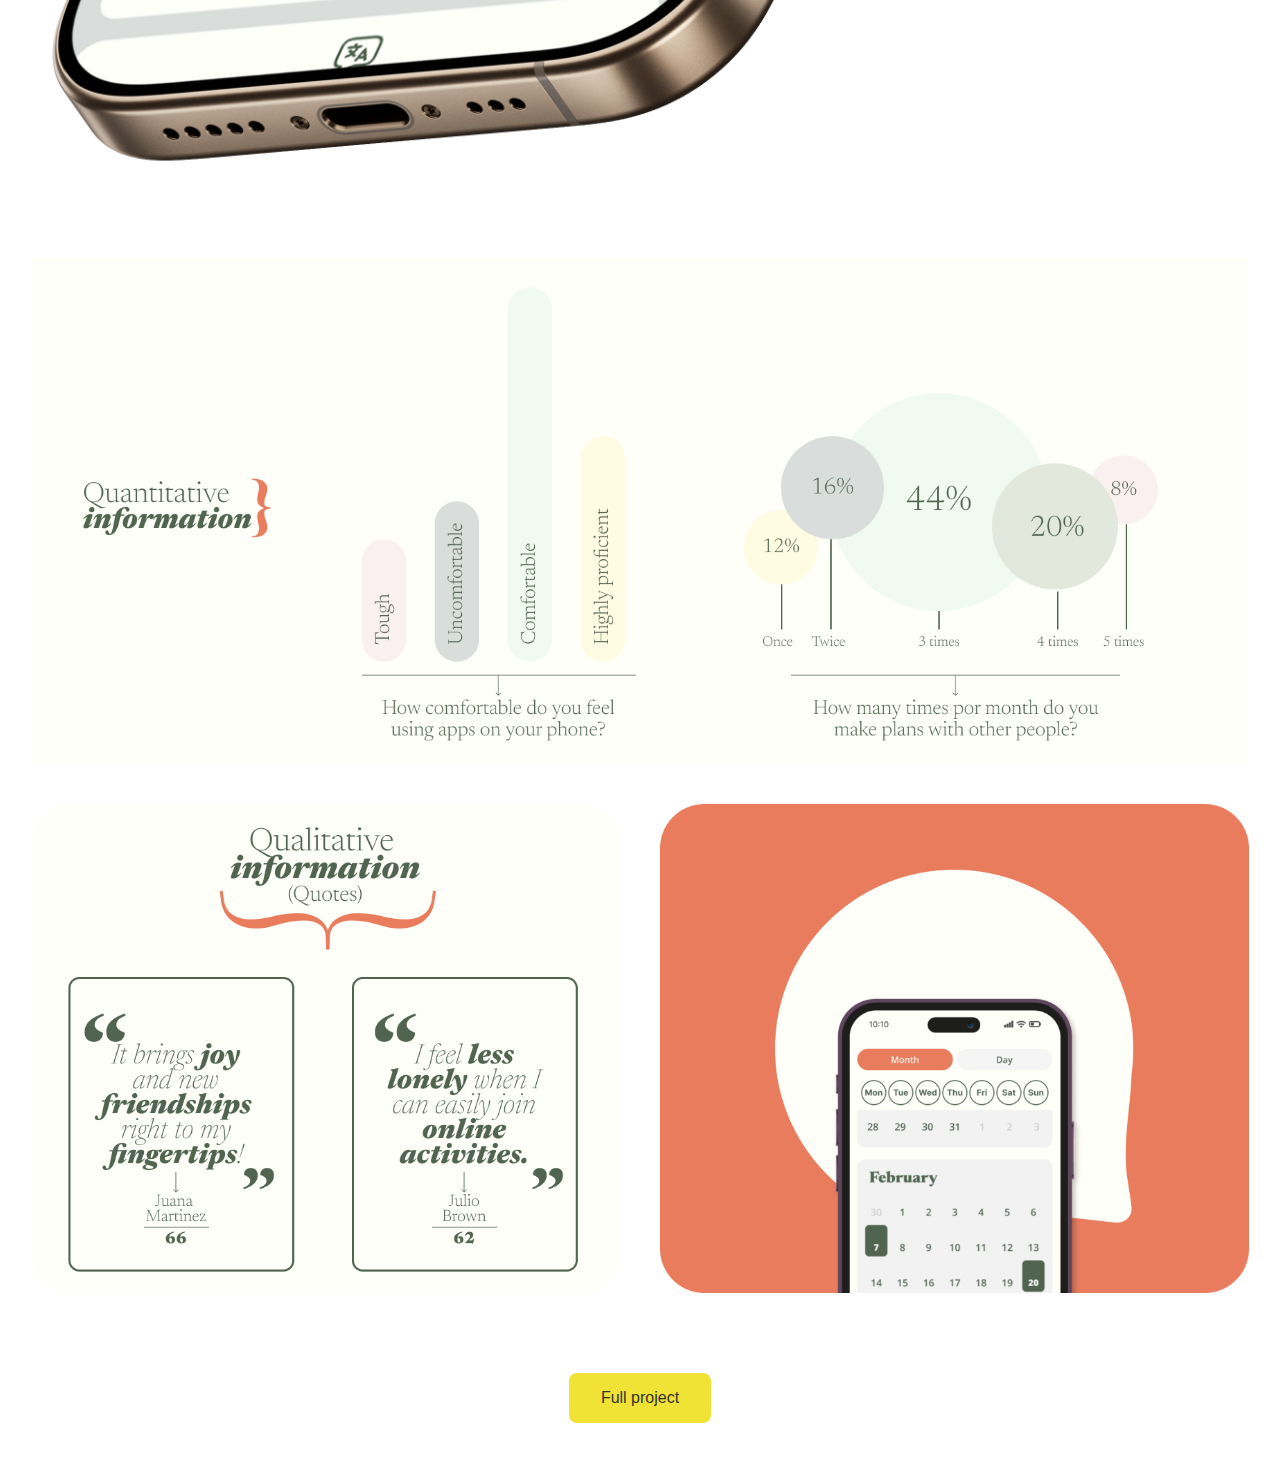
<file: primepals.html>
<!DOCTYPE html>
<html lang="en">

<head>
    <meta charset="UTF-8">
    <meta http-equiv="X-UA-Compatible" content="IE=edge">
    <meta name="viewport" content="width=device-width, initial-scale=1.0">
    <link rel="stylesheet" href="/css/pages-style.css">
    <link rel="icon" type="image/png" href="images/esesto32px.png" />
    <title>primepals</title>

    <!-- Google tag (gtag.js) -->
    <script async src="https://www.googletagmanager.com/gtag/js?id=G-PPTR72QZQD"></script>
    <script>
        window.dataLayer = window.dataLayer || [];
        function gtag() { dataLayer.push(arguments); }
        gtag('js', new Date());

        gtag('config', 'G-PPTR72QZQD');

        /* / / / / Dropdown / / / / */

        document.addEventListener("DOMContentLoaded", function () {
            const dropdownBtn = document.querySelector(".dropdown-btn");
            const textBox = document.querySelector(".text-box");
            const dropArrow = dropdownBtn.querySelector("img"); // Select the <img> inside the button

            dropdownBtn.addEventListener("click", function () {
                if (textBox.style.maxHeight) {
                    // Collapse
                    textBox.style.maxHeight = null;
                    textBox.style.padding = "0 15px";
                    dropdownBtn.innerHTML = 'Show Project Details <img src="images/dropArrowDown.png" alt="Arrow">';
                } else {
                    // Expand
                    textBox.style.maxHeight = textBox.scrollHeight + 20 + "px";
                    textBox.style.padding = "15px 15px 20px";
                    dropdownBtn.innerHTML = 'Hide Project Details <img src="images/dropArrowUp.png" alt="Arrow">';
                }
            });
        });


    </script>

</head>

<body>
    <a href="index.html#work"><img class="arrow" src="images/arrow.png" alt="arrow"></a>
    <div class="header">
        <h1>PRIME PALS</h1>
        <h2> / app </h2>
    </div>

    <div class="contenedor">
        <div class="cont2">
            <div class="blockContainer">
                <button class="dropdown-btn">Show Project Details
                    <img src="images/dropArrowDown.png" alt="">
                </button>

                <div class="text-box">
                    <div class="circle">
                        <img src="images/pages/circle.png" alt="circle">
                    </div>
                    <p>
                        <b>Project Role:</b><br> Product Designer - UX/UI
                    </p>
                    <hr>
                    <p>
                        <b>Goal:</b><br> To design a user-friendly app that fosters meaningful connections and
                        organizes activities for adults aged 60+, focusing on inclusivity and accessibility.
                    </p>
                    <hr>
                    <p>
                        <b>Process:</b>
                    <ul>
                        <li>Conducted in-depth user interviews and surveys to uncover the needs, preferences, and
                            challenges faced by the target audience.</li>
                        <li>Developed detailed user personas and journey maps to guide the design process.</li>
                        <li>Facilitated usability testing to identify pain points and refine key features.</li>
                        <li>Designed a clean, accessible UI that prioritizes readability, ease of navigation, and a
                            welcoming experience for older adults.</li>
                        <li>Collaborated on branding to create a cohesive and engaging visual identity.</li>
                    </ul>
                    </p>
                    <hr>
                    <p>
                        <b>Outcome:</b><br> The research provided valuable insights into the preferences of older
                        adults, leading to a UI that balances functionality with an inviting aesthetic. The app
                        concept successfully promotes connection, ease of use, and active participation through an
                        intuitive and user-centered interface.
                    </p>
                </div>
            </div>
        </div>
    </div>

    <div class="cont4">
        <img class="imgSide" src="images/app/primePals/primePals01.png" alt="primepals02">
    </div>

    <div class="cont4 wideHidden">
        <img class="img_wide" src="images/app/primePals/qualitative0.png" alt="primepals03">
    </div>

    <div class="cont3 narrowHidden">
        <img class="img1" src="images/app/primePals/qualitative1.png" alt="qualitative1">
        <img class="img1" src="images/app/primePals/qualitative2.png" alt="qualitative2">
    </div>

    <div class="cont3">
        <img class="img1" src="images/app/primePals/primePals4.png" alt="primepals04">
        <img class="img1" src="images/app/primePals/primePals5.png" alt="primepals05">
    </div>

    <!-- <div class="cont4">
            <img class="img1" src="images/pages/tera05a.jpg" alt="THERAPHY-02">
            <img class="img1" src="images/pages/tera05b.jpg" alt="THERAPHY-02">
        </div> -->

    <div class="projectBtn"><a href="https://www.behance.net/gallery/216432989/Prime-Pals" target="_blank"
            class="btn">Full
            project</a>
    </div>

</body>

</html>
</file>
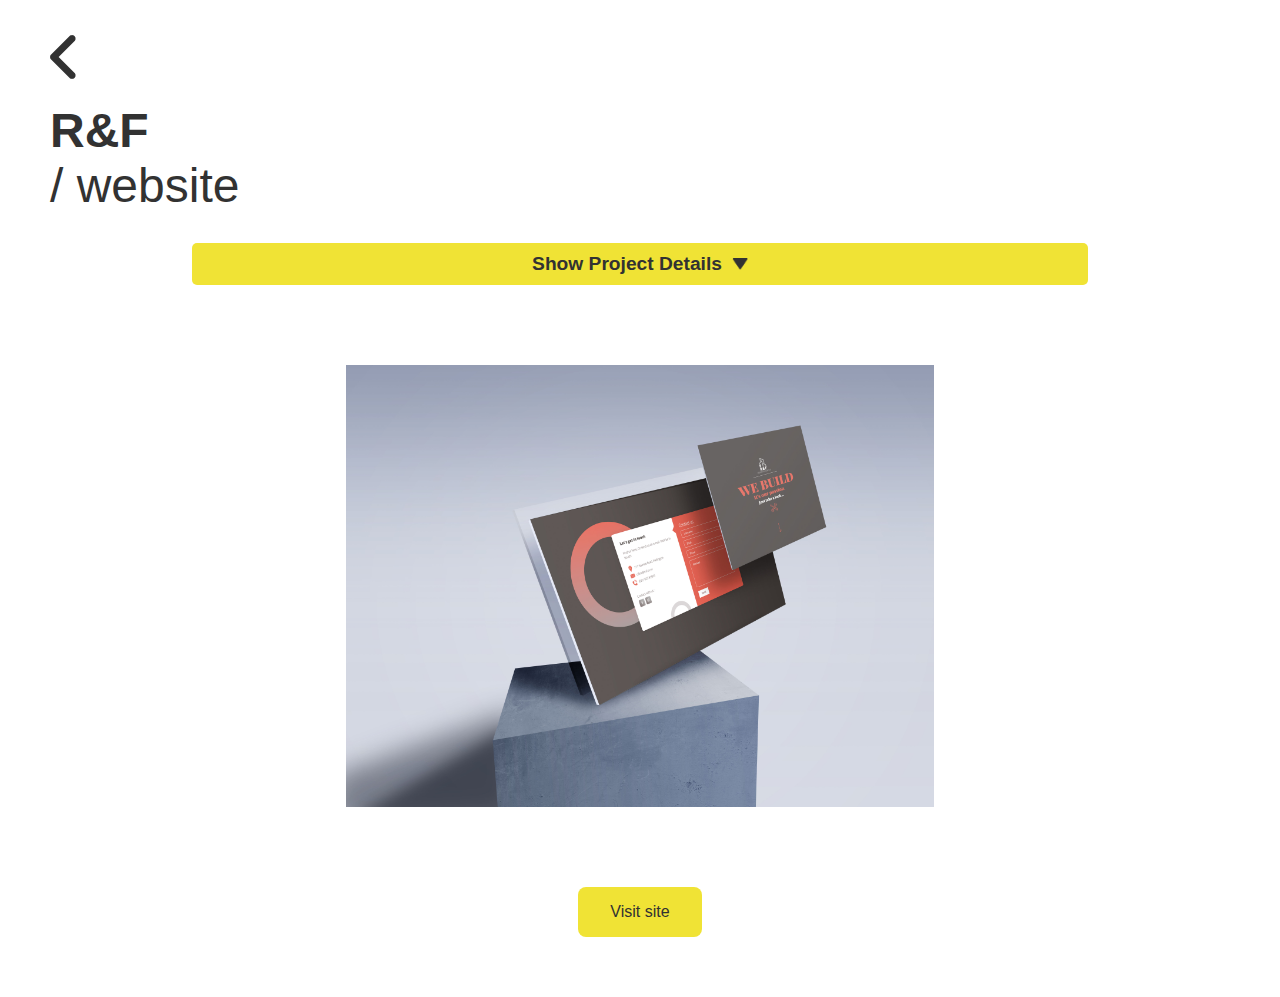
<file: rf.html>
<!DOCTYPE html>
<html lang="en">

<head>
    <meta charset="UTF-8">
    <meta http-equiv="X-UA-Compatible" content="IE=edge">
    <meta name="viewport" content="width=device-width, initial-scale=1.0">
    <link rel="stylesheet" href="css/pages-style.css">
    <link rel="icon" type="image/png" href="images/esesto32px.png" />
    <title>R&F</title>

    <!-- Google tag (gtag.js) -->
    <script async src="https://www.googletagmanager.com/gtag/js?id=G-PPTR72QZQD"></script>
    <script>
        window.dataLayer = window.dataLayer || [];
        function gtag() { dataLayer.push(arguments); }
        gtag('js', new Date());

        gtag('config', 'G-PPTR72QZQD');

        /* / / / / Dropdown / / / / */

        document.addEventListener("DOMContentLoaded", function () {
            const dropdownBtn = document.querySelector(".dropdown-btn");
            const textBox = document.querySelector(".text-box");
            const dropArrow = dropdownBtn.querySelector("img"); // Select the <img> inside the button

            dropdownBtn.addEventListener("click", function () {
                if (textBox.style.maxHeight) {
                    // Collapse
                    textBox.style.maxHeight = null;
                    textBox.style.padding = "0 15px";
                    dropdownBtn.innerHTML = 'Show Project Details <img src="images/dropArrowDown.png" alt="Arrow">';
                } else {
                    // Expand
                    textBox.style.maxHeight = textBox.scrollHeight + 20 + "px";
                    textBox.style.padding = "15px 15px 20px";
                    dropdownBtn.innerHTML = 'Hide Project Details <img src="images/dropArrowUp.png" alt="Arrow">';
                }
            });
        });

    </script>

</head>

<body>
    <a href="index.html#work"><img class="arrow" src="images/arrow.png" alt="arrow"></a>
    <div class="header">
        <h1>R&F</h1>
        <h2> / website</h2>
    </div>

    <div class="contenedor">
        <div class="cont2">
            <div class="blockContainer">
                <button class="dropdown-btn">Show Project Details
                    <img src="images/dropArrowDown.png" alt="">
                </button>
                <div class="text-box">
                    <div class="circle">
                        <img src="images/pages/circle.png" alt="circle">
                    </div>
                    <p>
                        <b>Project Role:</b><br> UX/UI Designer
                    </p>
                    <hr>
                    <p>
                        <b>Goal:</b><br> To design a robust and visually appealing website for R&F, a construction
                        company,
                        reflecting their commitment to quality and professionalism. The goal was to create a cohesive
                        platform
                        that highlights their projects and services while establishing a strong and dynamic
                        communication framework.
                    </p>
                    <hr>
                    <p>
                        <b>Process:</b>
                    <ul>
                        <li>Developed a solid and intuitive layout to ensure easy navigation and accessibility for
                            potential clients.</li>
                        <li>Carefully selected a professional color palette and typography to convey trust and expertise
                            in the construction industry.</li>
                        <li>Designed custom icons and imagery to enhance the visual identity and effectively communicate
                            R&F’s core values and services.</li>
                        <li>Conducted usability testing and iterative refinements to align the design with user needs
                            and the company’s vision.</li>
                    </ul>
                    </p>
                    <hr>
                    <p>
                        <b>Outcome:</b><br> The website provided R&F with a dynamic and professional digital presence
                        that
                        effectively showcases their expertise and projects. The cohesive design combines robust
                        functionality
                        with a visually engaging experience, reinforcing their reputation as a leader in the
                        construction industry.
                    </p>
                </div>
            </div>
        </div>
    </div>

    <div class="cont4">
        <img class="img1" src="images/website/R&F3small.jpg" alt="r&f">
    </div>

    <div class="projectBtn">
        <a href="https://rf-construction.netlify.app" target="_blank" class="btn">Visit site</a></p>
    </div>

</body>

</html>
</file>
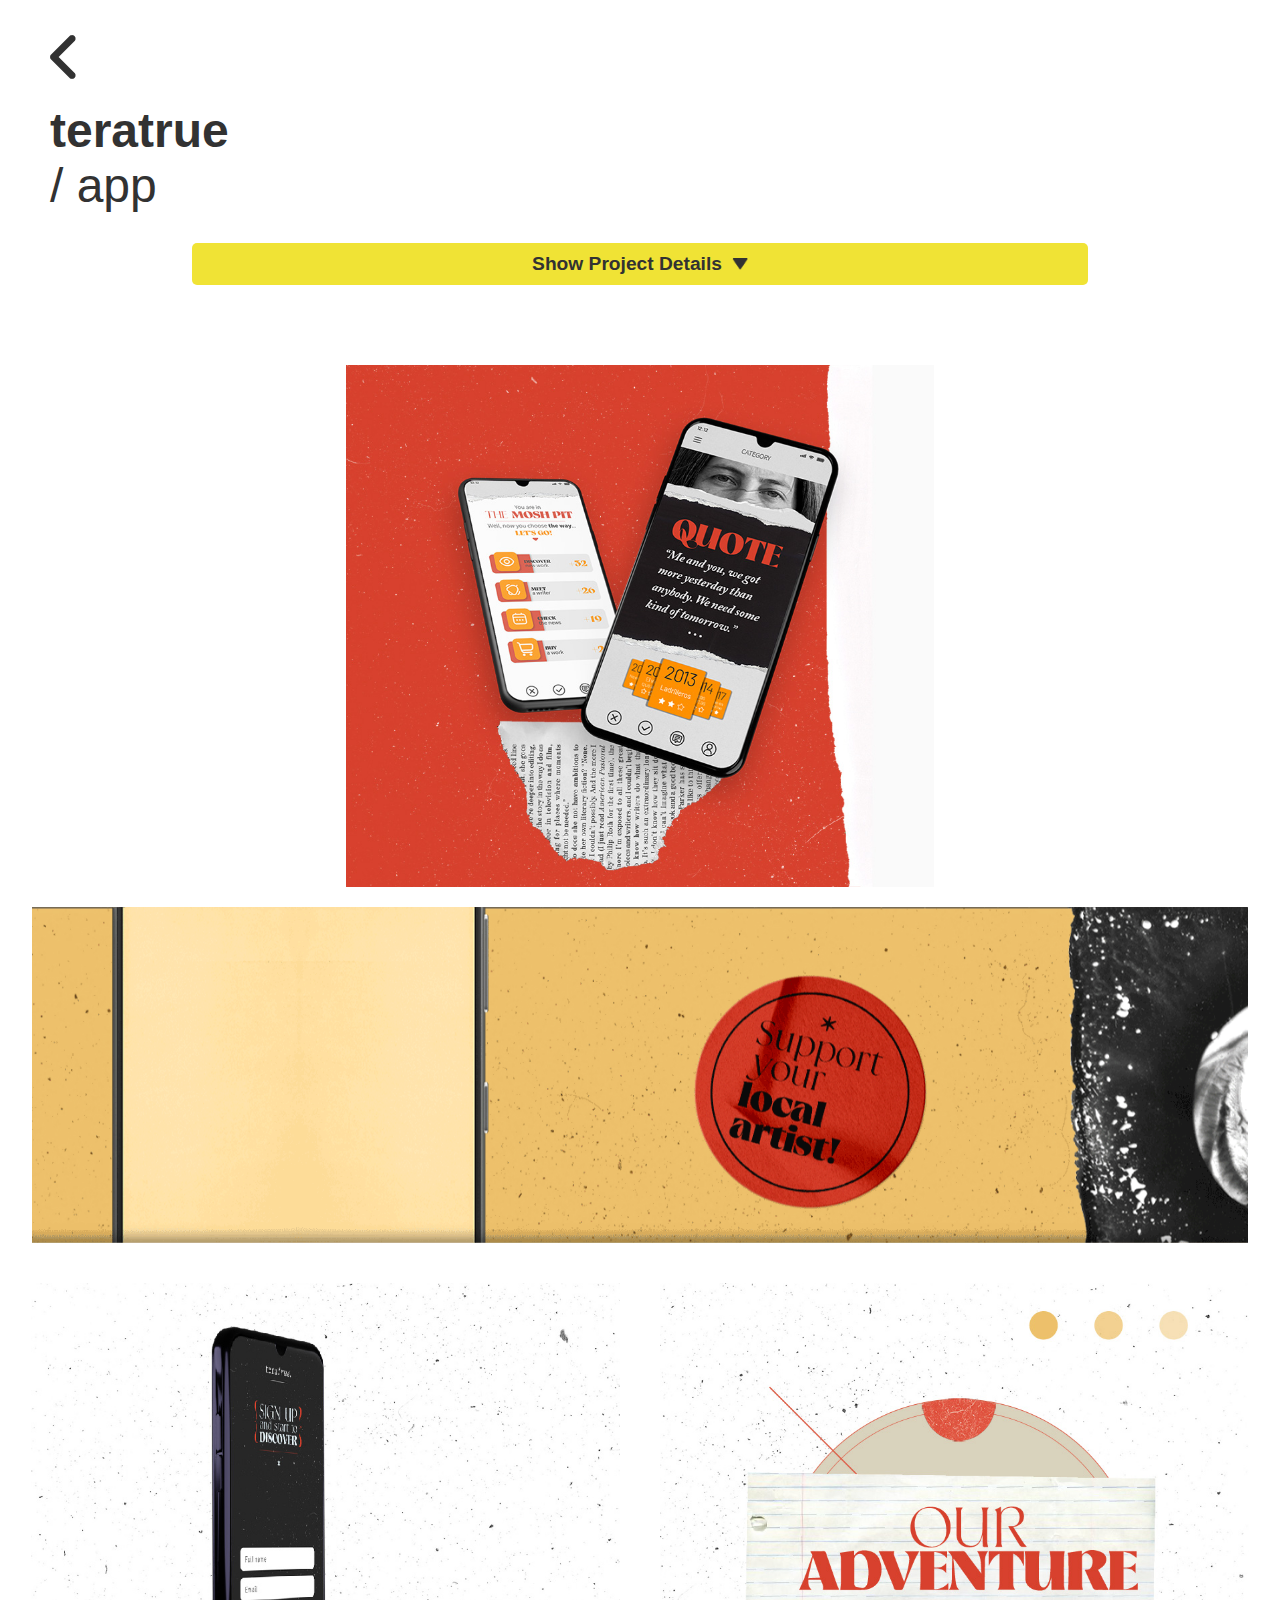
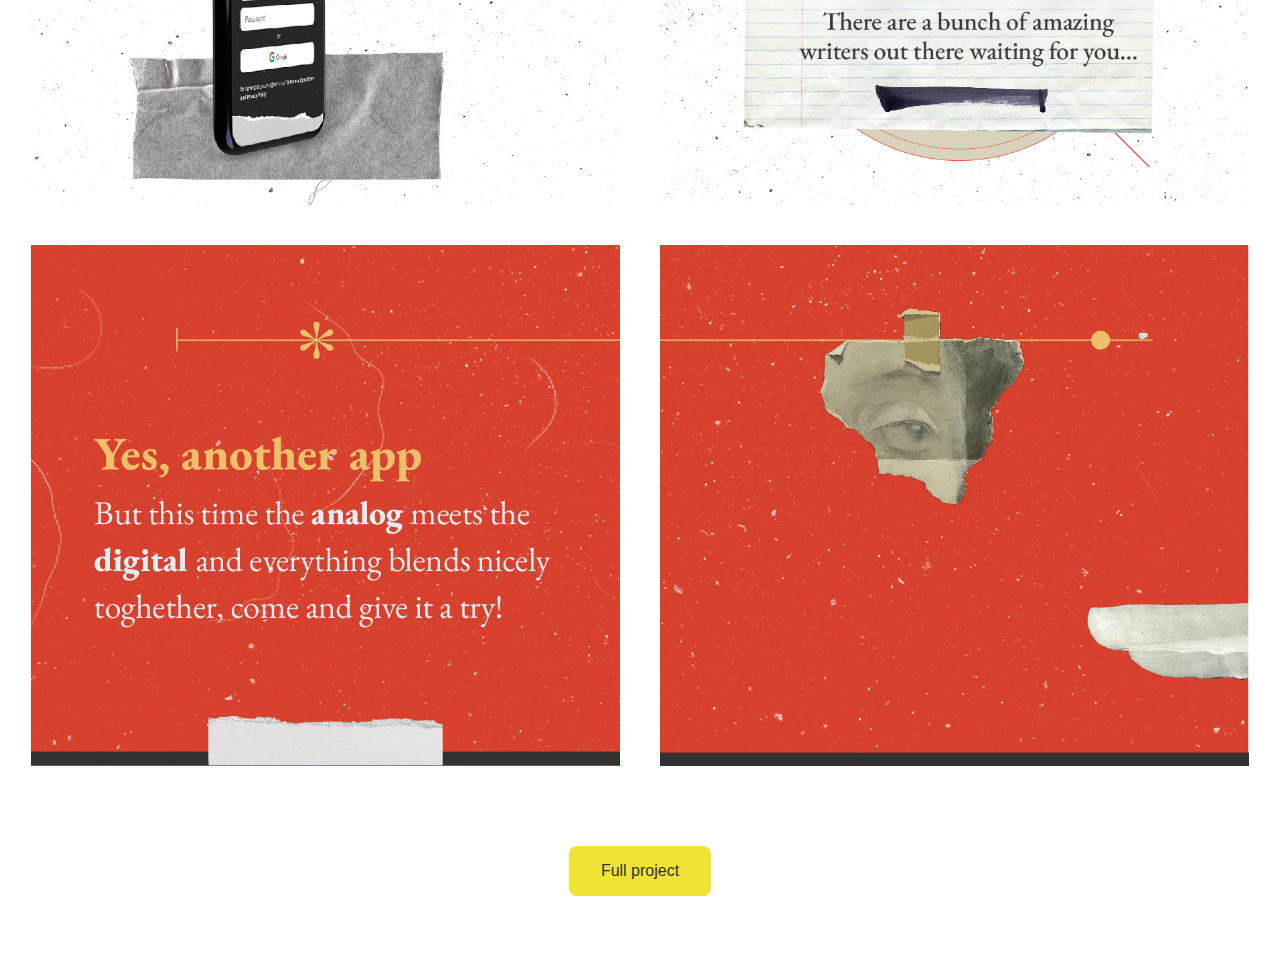
<file: teratrue.html>
<!DOCTYPE html>
<html lang="en">

<head>
    <meta charset="UTF-8">
    <meta http-equiv="X-UA-Compatible" content="IE=edge">
    <meta name="viewport" content="width=device-width, initial-scale=1.0">
    <link rel="stylesheet" href="/css/pages-style.css">
    <link rel="icon" type="image/png" href="images/esesto32px.png" />
    <title>teratrue</title>

    <!-- Google tag (gtag.js) -->
    <script async src="https://www.googletagmanager.com/gtag/js?id=G-PPTR72QZQD"></script>
    <script>
        window.dataLayer = window.dataLayer || [];
        function gtag() { dataLayer.push(arguments); }
        gtag('js', new Date());

        gtag('config', 'G-PPTR72QZQD');

                /* / / / / Dropdown / / / / */

                document.addEventListener("DOMContentLoaded", function () {
            const dropdownBtn = document.querySelector(".dropdown-btn");
            const textBox = document.querySelector(".text-box");
            const dropArrow = dropdownBtn.querySelector("img"); // Select the <img> inside the button

            dropdownBtn.addEventListener("click", function () {
                if (textBox.style.maxHeight) {
                    // Collapse
                    textBox.style.maxHeight = null;
                    textBox.style.padding = "0 15px";
                    dropdownBtn.innerHTML = 'Show Project Details <img src="images/dropArrowDown.png" alt="Arrow">';
                } else {
                    // Expand
                    textBox.style.maxHeight = textBox.scrollHeight + 20 + "px";
                    textBox.style.padding = "15px 15px 20px";
                    dropdownBtn.innerHTML = 'Hide Project Details <img src="images/dropArrowUp.png" alt="Arrow">';
                }
            });
        });

    </script>

</head>

<body>
    <a href="index.html#work"><img class="arrow" src="images/arrow.png" alt="arrow"></a>
    <div class="header">
        <h1>teratrue</h1>
        <h2> / app</h2>
    </div>

    <div class="contenedor">
        <div class="cont2">
            <div class="blockContainer">
                <button class="dropdown-btn">Show Project Details
                    <img src="images/dropArrowDown.png" alt="">
                </button>
                    <div class="text-box">
                        <div class="circle">
                            <img src="images/pages/circle.png" alt="circle">
                        </div>
                        <p>
                            <b>Project Role:</b><br>Product Designer - UX/UI</p>
                        <hr>
                        <p>
                            <b>Goal:</b><br> To design a mobile app that celebrates and showcases the richness of underground writers, 
                            providing users with a tangible, nostalgic experience inspired by the warmth and textures of the analog world. 
                            The goal was to create an engaging platform that feels both modern and timeless.
                        </p>
                        <hr>
                        <p>
                            <b>Process:</b>
                            <ul>
                                <li>Conducted user interviews to explore how readers discover and connect with underground literature.</li>
                                <li>Developed personas and journey maps to understand the needs of literary enthusiasts seeking unique voices and experiences.</li>
                                <li>Facilitated usability testing to refine the app's interface and ensure it delivered a seamless and immersive experience.</li>
                                <li>Designed a visual identity that evokes retro nostalgia, incorporating textures and warmth reminiscent of the analog era.</li>
                            </ul>
                        </p>
                        <hr>
                        <p>
                            <b>Outcome:</b><br> Teratrue provides a unique platform that bridges the digital and analog worlds, 
                            offering an inviting space for users to explore underground literature. The app's design captures 
                            the richness of tactile nostalgia while maintaining a sleek and user-friendly interface, inviting 
                            readers to discover and enjoy the variety of writers often overlooked.
                        </p>
                    </div>                
            </div>
        </div>
    </div>

    <div class="cont4">
        <img class="img1" src="images/pages/tera01.jpg" alt="teratrue2">
    </div>

    <div class="cont4">
        <img class="img_wide" src="images/pages/tera02.gif" alt="THERAPHY-02">
    </div>

    <div class="cont3">
        <img class="img1" src="images/pages/tera03.jpg" alt="THERAPHY-02">
        <img class="img1" src="images/pages/tera04.jpg" alt="THERAPHY-03">
    </div>

    <div class="cont4">
        <img class="img1" src="images/pages/tera05a.jpg" alt="THERAPHY-02">
        <img class="img1" src="images/pages/tera05b.jpg" alt="THERAPHY-02">
    </div>

    </div>

    <div class="projectBtn">
        <a href="https://www.behance.net/gallery/141810467/teratrue" target="_blank" class="btn">Full
            project</a>
    </div>

</body>

</html>
</file>
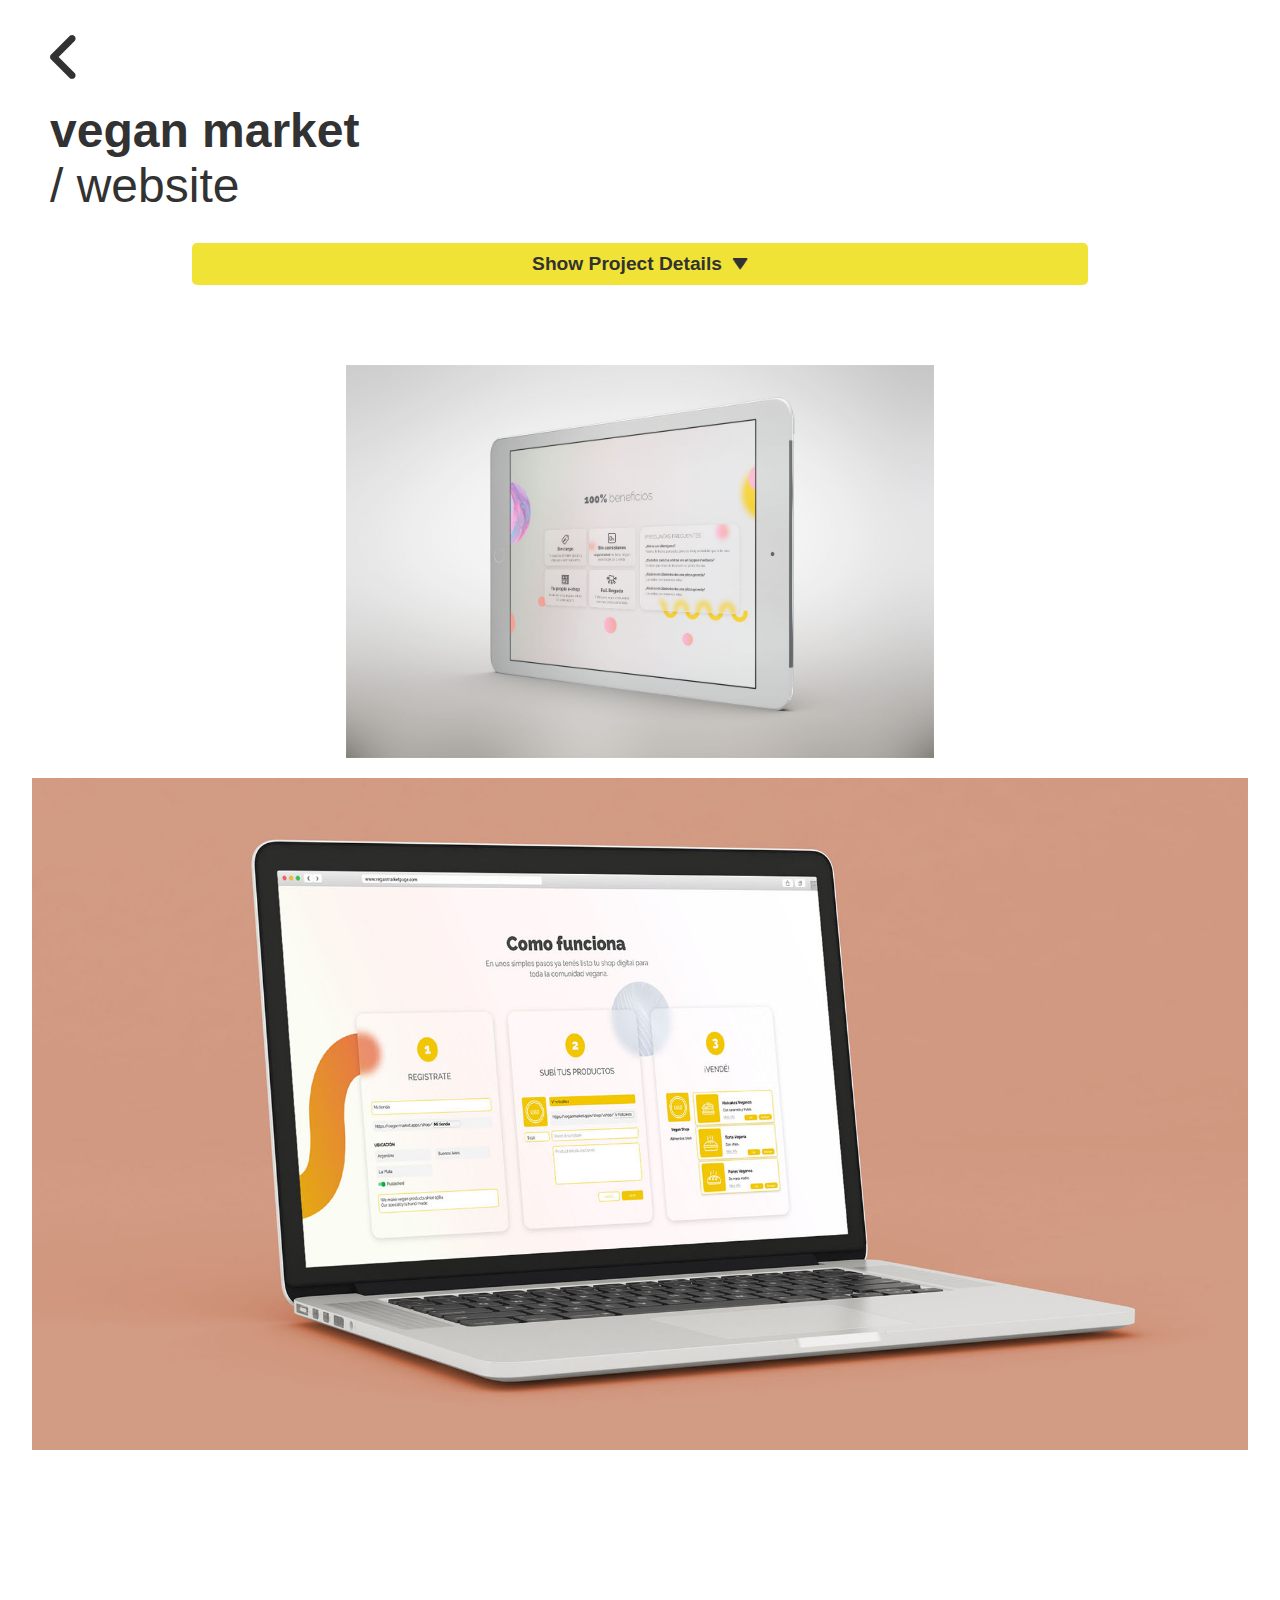
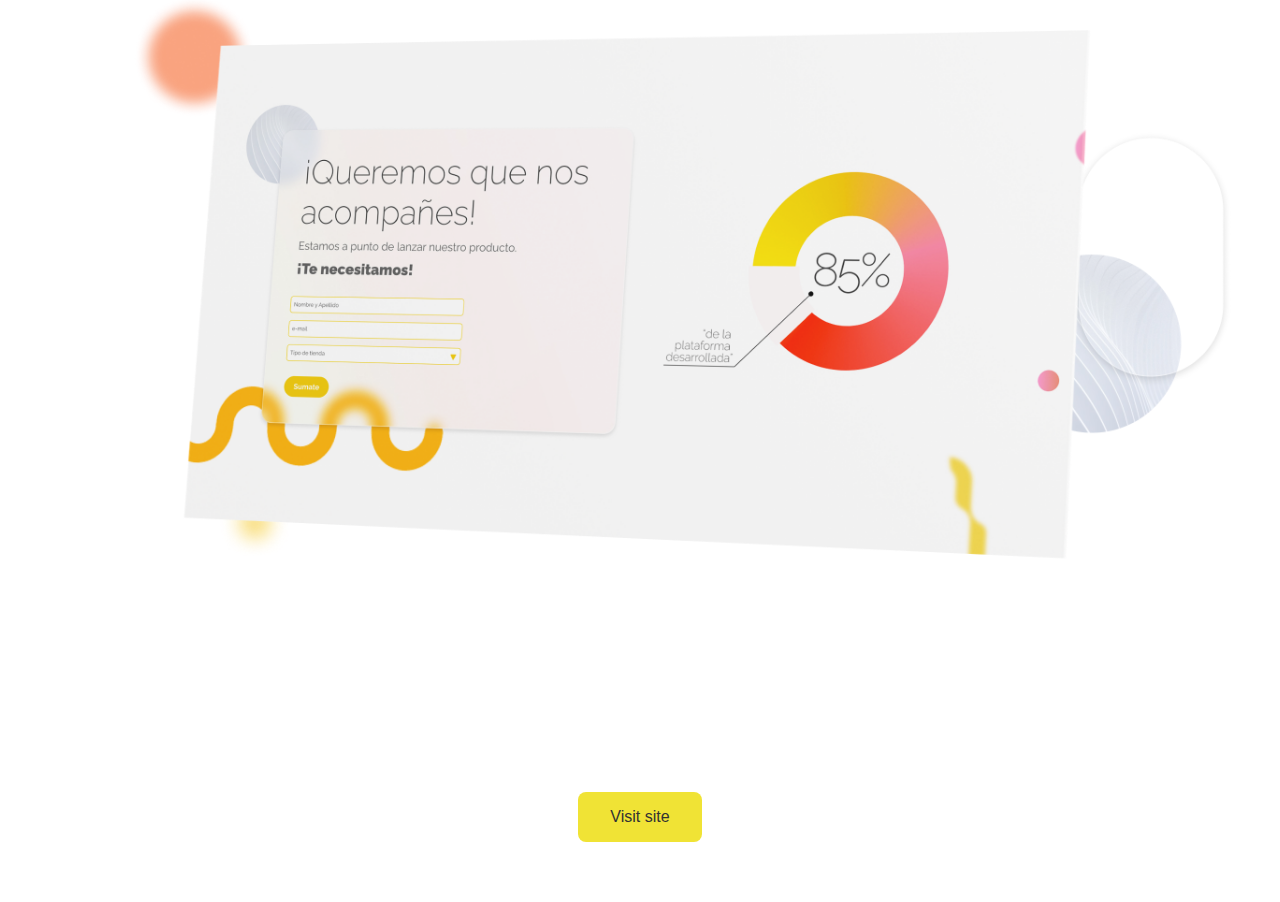
<file: vaLanding.html>
<!DOCTYPE html>
<html lang="en">

<head>
    <meta charset="UTF-8">
    <meta http-equiv="X-UA-Compatible" content="IE=edge">
    <meta name="viewport" content="width=device-width, initial-scale=1.0">
    <link rel="stylesheet" href="/css/pages-style.css">
    <link rel="icon" type="image/png" href="images/esesto32px.png" />
    <title>vegan market</title>

    <!-- Google tag (gtag.js) -->
    <script async src="https://www.googletagmanager.com/gtag/js?id=G-PPTR72QZQD"></script>
    <script>
        window.dataLayer = window.dataLayer || [];
        function gtag() { dataLayer.push(arguments); }
        gtag('js', new Date());

        gtag('config', 'G-PPTR72QZQD');

        /* / / / / Dropdown / / / / */

        document.addEventListener("DOMContentLoaded", function () {
            const dropdownBtn = document.querySelector(".dropdown-btn");
            const textBox = document.querySelector(".text-box");
            const dropArrow = dropdownBtn.querySelector("img"); // Select the <img> inside the button

            dropdownBtn.addEventListener("click", function () {
                if (textBox.style.maxHeight) {
                    // Collapse
                    textBox.style.maxHeight = null;
                    textBox.style.padding = "0 15px";
                    dropdownBtn.innerHTML = 'Show Project Details <img src="images/dropArrowDown.png" alt="Arrow">';
                } else {
                    // Expand
                    textBox.style.maxHeight = textBox.scrollHeight + 20 + "px";
                    textBox.style.padding = "15px 15px 20px";
                    dropdownBtn.innerHTML = 'Hide Project Details <img src="images/dropArrowUp.png" alt="Arrow">';
                }
            });
        });

    </script>

</head>

<body>
    <a href="index.html#work"><img class="arrow" src="images/arrow.png" alt="arrow"></a>
    <div class="header">
        <h1>vegan market</h1>
        <h2> / website</h2>
    </div>

    <div class="contenedor">
        <div class="cont2">
            <div class="blockContainer">
                <button class="dropdown-btn">Show Project Details
                    <img src="images/dropArrowDown.png" alt="">
                </button>
                <div class="text-box">
                    <div class="circle">
                        <img src="images/pages/circle.png" alt="circle">
                    </div>
                    <p>
                        <b>Project Role:</b><br> UX/UI - Researcher/Designer
                    </p>
                    <hr>
                    <p>
                        <b>Goal:</b><br> To design a clean and effective landing page for the Vegan Market app, aimed at
                        recruiting vegan companies and producers while showcasing the platform's mission of connecting
                        the
                        vegan community. The goal was to create a simple yet impactful interface that fosters
                        collaboration
                        and growth.
                    </p>
                    <hr>
                    <p>
                        <b>Process:</b>
                    <ul>
                        <li>Conducted research to understand the needs of vegan businesses and how they interact with
                            digital platforms.</li>
                        <li>Designed an intuitive and visually appealing landing page that highlights the app's purpose
                            and value proposition.</li>
                        <li>Incorporated user feedback to refine the layout, ensuring clarity and accessibility for
                            diverse audiences.</li>
                        <li>Created a cohesive visual style aligned with the Vegan Market branding, emphasizing
                            sustainability and inclusivity.</li>
                    </ul>
                    </p>
                    <hr>
                    <p>
                        <b>Outcome:</b><br> The landing page serves as an effective tool for attracting and onboarding
                        vegan companies and producers, contributing to the growth of the Vegan Market project. Its
                        design
                        balances simplicity and functionality, providing a seamless experience that reflects the app's
                        mission of supporting the vegan community.
                    </p>
                </div>
            </div>
        </div>
    </div>

    <div class="cont4">
        <img class="img1" src="images/website/vmlanding01flip.jpg" alt="teratrue2">
    </div>

    <div class="cont4">
        <img class="img_wide" src="images/website/vmlanding02 copy.jpg" alt="THERAPHY-02">
    </div>

    <div class="cont3">
        <!-- <img class="img1" src="images/website/vmlanding/vmlanding02.jpg" alt="THERAPHY-02"> -->
        <img class="img_wide" src="images/website/vmlanding/vmlanding03e.png" alt="THERAPHY-03">
    </div>

    </div>
    <div class="projectBtn">
        <a href="https://vegan-market.netlify.app" target="_blank" class="btn">Visit site</a>
    </div>
</body>

</html>
</file>
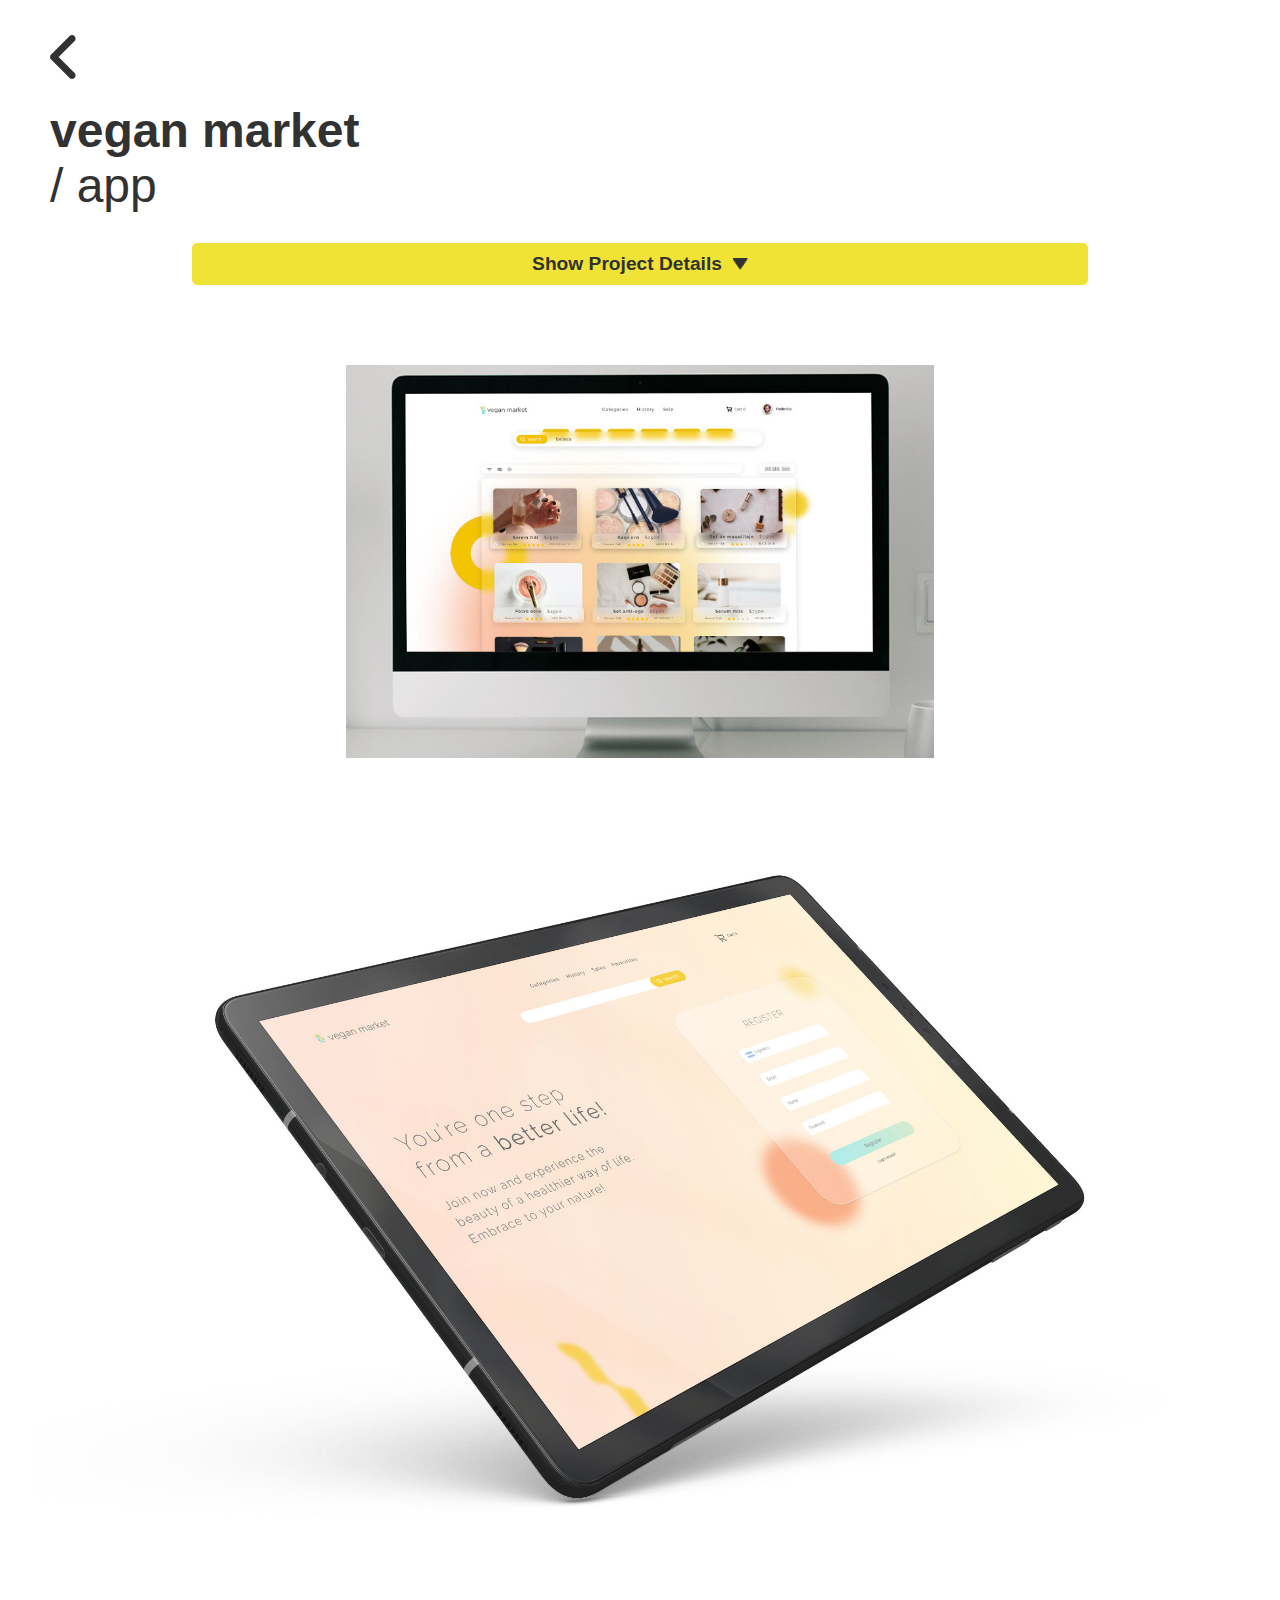
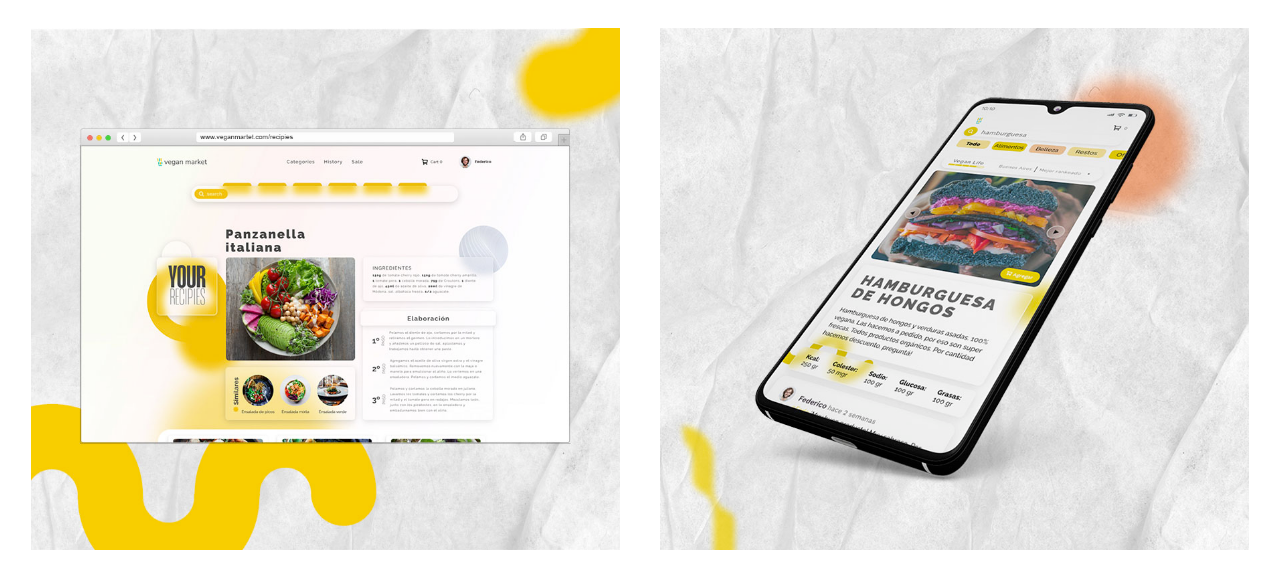
<file: vm.html>
<!DOCTYPE html>
<html lang="en">

<head>
    <meta charset="UTF-8">
    <meta http-equiv="X-UA-Compatible" content="IE=edge">
    <meta name="viewport" content="width=device-width, initial-scale=1.0">
    <link rel="stylesheet" href="/css/pages-style.css">
    <link rel="icon" type="image/png" href="images/esesto32px.png" />
    <title>vegan market</title>

    <!-- Google tag (gtag.js) -->
    <script async src="https://www.googletagmanager.com/gtag/js?id=G-PPTR72QZQD"></script>
    <script>
        window.dataLayer = window.dataLayer || [];
        function gtag() { dataLayer.push(arguments); }
        gtag('js', new Date());

        gtag('config', 'G-PPTR72QZQD');

                /* / / / / Dropdown / / / / */

                document.addEventListener("DOMContentLoaded", function () {
            const dropdownBtn = document.querySelector(".dropdown-btn");
            const textBox = document.querySelector(".text-box");
            const dropArrow = dropdownBtn.querySelector("img"); // Select the <img> inside the button

            dropdownBtn.addEventListener("click", function () {
                if (textBox.style.maxHeight) {
                    // Collapse
                    textBox.style.maxHeight = null;
                    textBox.style.padding = "0 15px";
                    dropdownBtn.innerHTML = 'Show Project Details <img src="images/dropArrowDown.png" alt="Arrow">';
                } else {
                    // Expand
                    textBox.style.maxHeight = textBox.scrollHeight + 20 + "px";
                    textBox.style.padding = "15px 15px 20px";
                    dropdownBtn.innerHTML = 'Hide Project Details <img src="images/dropArrowUp.png" alt="Arrow">';
                }
            });
        });

    </script>

</head>

<body>
    <a href="index.html#work"><img class="arrow" src="images/arrow.png" alt="arrow"></a>
    <div class="header">
        <h1>vegan market</h1>
        <h2> / app</h2>
    </div>

    <div class="contenedor">
        <div class="cont2">
            <div class="blockContainer">
                <button class="dropdown-btn">Show Project Details
                    <img src="images/dropArrowDown.png" alt="">
                </button>
                    <div class="text-box">
                        <div class="circle">
                            <img src="images/pages/circle.png" alt="circle">
                        </div>
                        <p>
                            <b>Project Role:</b><br> UX/UI - Researcher/Designer
                        </p>
                        <hr>
                        <p>
                            <b>Goal:</b><br> To design a clean and practical interface for the Vegan Market app, accommodating a wide 
                            variety of products and services. The goal was to create a user-friendly experience that fosters a sense of 
                            warmth and kindness, guiding users on a seamless journey of discovery.
                        </p>
                        <hr>
                        <p>
                            <b>Process:</b>
                            <ul>
                                <li>Designed an intuitive layout that organizes a diverse catalog of products and services, ensuring easy navigation.</li>
                                <li>Focused on creating a cozy and welcoming visual identity that aligns with the values of the vegan community.</li>
                                <li>Conducted usability testing to refine the app’s flow and optimize the user journey for efficiency and comfort.</li>
                                <li>Collaborated on incorporating thoughtful design elements to enhance the overall sense of connection and purpose.</li>
                            </ul>
                        </p>
                        <hr>
                        <p>
                            <b>Outcome:</b><br> The Vegan Market app delivers a practical yet inviting interface, offering users a 
                            seamless way to explore and connect with the vegan lifestyle. Its warm and accessible design enhances 
                            the experience, making the journey of finding what you need both meaningful and enjoyable.
                        </p>
                    </div>
            </div>
        </div>
    </div>
    
    <div class="cont4">
        <img class="img1" src="images/app/veganMarket/vm01.jpg" alt="veganmarket-01">
    </div>

    <div class="cont4">
        <img class="img_wide" src="images/app/vmTablet.jpg" alt="veganmarket-02">
    </div>

    <div class="cont3">
        <img class="img1" src="images/app/veganMarket/vm03.jpg" alt="veganmarket-03">
        <img class="img1" src="images/app/veganMarket/vm04.jpg" alt="veganmarket-04">
    </div>

    </div>
</body>

</html>
</file>
<file: css/style.css>
@import url('https://fonts.googleapis.com/css2?family=Open+Sans:ital,wght@0,300;0,400;0,500;0,600;0,700;0,800;1,300;1,400;1,500;1,600;1,700;1,800&family=Playfair+Display:ital,wght@1,900&display=swap');

@font-face {
	font-family: thunder;
	src: url(/fonts/Thunder-VF.ttf);
}

* {
	margin: 0;
	padding: 0;
	box-sizing: border-box;
}

html {
	scroll-behavior: smooth;
}

html,
body {
	height: 100%;
}


body {
	font-family: 'Open Sans', sans-serif;
	color: #fff;
}


/*////////////////////////////////////	NAVBAR	////////////////////////////////////*/

.header {
	background-color: rgba(255, 255, 255, 0.9);
	box-shadow: 1px 1px 4px 0 rgba(0, 0, 0, .1);
	backdrop-filter: blur(12px);
	-webkit-backdrop-filter: blur(12px);
	background-color: rgba(255, 255, 255, 0.6);
	border-bottom: 1px solid rgba(255, 255, 255, 0.3); /* Optional border for glassy look */
	border-radius: 12px;
	margin: 10px; /* Creates spacing around the blurred header */
	position: fixed;
	padding: 0 10px;
	width: calc(100% - 20px); /* accounts for the left + right padding */
	z-index: 3;
}

.header ul {
	margin: 0;
	padding: 0;
	list-style: none;
	overflow: hidden;
}

.header li a {
	display: block;
	padding: 16px 30px;
	/* border-right: 1px solid #f4f4f4; */
	font-size: 1rem;
	color: #323232;
	text-decoration: none;
}

.header li a:hover,
.header .menu-btn:hover {
	background-color: #f0e335;
}

.header .logoMenu {
	display: block;
	float: left;
	/* font-size: 1em; */
	padding: 8px 0 0 16px;
}

/* menu */

.header .menu {
	display: flex;
	align-items: center;
	clear: both;
	max-height: 0;
	transition: max-height .2s ease-out;
}

/* menu icon */

.header .menu-icon {
	cursor: pointer;
	display: inline-block;
	float: right;
	padding: 20px 20px;
	position: relative;
	user-select: none;
}

.header .menu-icon .navicon {
	background: #333;
	display: block;
	height: 2px;
	position: relative;
	transition: background .2s ease-out;
	width: 18px;
}

.header .menu-icon .navicon:before,
.header .menu-icon .navicon:after {
	background: #333;
	content: '';
	display: block;
	height: 100%;
	position: absolute;
	transition: all .2s ease-out;
	width: 100%;
}

.header .menu-icon .navicon:before {
	top: 5px;
}

.header .menu-icon .navicon:after {
	top: -5px;
}

/* menu btn */

.header .menu-btn {
	display: none;
}

.header .menu-btn:checked~.menu {
	max-height: 240px;
}

.header .menu-btn:checked~.menu-icon .navicon {
	background: transparent;
}

.header .menu-btn:checked~.menu-icon .navicon:before {
	transform: rotate(-45deg);
}

.header .menu-btn:checked~.menu-icon .navicon:after {
	transform: rotate(45deg);
}

.header .menu-btn:checked~.menu-icon:not(.steps) .navicon:before,
.header .menu-btn:checked~.menu-icon:not(.steps) .navicon:after {
	top: 0;
}

/* 48em = 768px */

@media (min-width: 48em) {
	.header li {
		float: left;
	}

	.header li a {
		padding: 16px 30px;
	}

	.header .menu {
		clear: none;
		float: right;
		max-height: none;
	}

	.header .menu-icon {
		display: none;
	}
}

.menu li:last-child a {
	background-color: #f0e335;
	color: #333;
	padding: 10px 24px;
	/* Match other nav links */
	border-radius: 8px;
	font-weight: bold;
	text-decoration: none;
	transition: background 0.3s;
	margin-left: 16px;
	/* 👈 Space from the previous item */
	display: inline-block;
}

.menu li:last-child a:hover {
	background-color: #cbff88;
}


.calendly-overlay {
	position: fixed !important;
	top: 0 !important;
	left: 0 !important;
	width: 100vw !important;
	height: 100vh !important;
	background-color: rgba(0, 0, 0, 0.6) !important;
	z-index: 9999 !important;
	display: flex !important;
	align-items: center !important;
	justify-content: center !important;
	overflow: hidden !important;
}

.calendly-popup {
	width: 100vw !important;
	height: 100vh !important;
	max-width: none !important;
	max-height: none !important;
	background-color: white;
	border-radius: 0 !important;
	overflow: hidden !important;
	display: flex !important;
	flex-direction: column !important;
}

.calendly-popup-content {
	flex: 1 1 auto !important;
	height: 100% !important;
	width: 100% !important;
	display: flex !important;
	flex-direction: column !important;
}

.calendly-popup iframe {
	flex-grow: 1;
	width: 100% !important;
	height: 100% !important;
	border: none !important;
}



.calendly-popup iframe {
	width: 100% !important;
	height: 100% !important;
	border: none;
}



/*////////////////////////////////////	HOME	////////////////////////////////////*/

.hero {
	height: 100vh;
	display: flex;
	flex-direction: column;
	justify-content: center;
	align-items: center;
	background-color: rgb(50, 50, 50);
	transition: background-color 0.4s ease;
}

.hero.scrolled {
	background-color: #323232; /* or another dark gray you like */
  }

.hero-text {
	margin: 15px 0 5px 0;
	text-align: center;
	color: white;
	transition: color 0.4s ease;
}

.home-h3b,
.home-h3c {
	font-weight: 300;
	line-height: 1.5em;
	font-size: 1.2em;
}

.hero h4 {
	font-size: 1em;
	font-weight: 600;
	text-align: center;
	letter-spacing: 0.05em;
}

.hero-content {
	display: flex;
	flex-direction: column;
	align-items: center;
	margin-top: 10vh;
  }
  
  .logo-wrapper {
	position: relative;
	width: 150px;
	height: 60px; /* 🔁 Set a height that matches your logo size */
	margin-bottom: 24px;
  }
  
  .logo {
	position: absolute;
	top: 0;
	left: 0;
	width: 100%;
	height: auto;
	transition: opacity 0.4s ease;
  }
  

  .logo-light {
	opacity: 0;
	z-index: 1;
  }
  
  .logo-dark {
	opacity: 1;
	z-index: 2;
  }
  

.scroll-line {
	position: absolute;
	top: 0;
	left: 50%;
	width: 1px;
	background-color: #323232;
	height: 0;
	z-index: 2;
	transition: height 0.2s ease;
}


/* / / / / / PROCESS / / / / / */


.process {
	min-height: 100vh;
	padding: 2.4rem 1.6rem;
	background-position: center;
	display: flex;
	flex-direction: column;
	justify-content: center;
}

#root {
	display: flex;
	flex-direction: column;
	align-items: center;
	gap: 50px;
	padding: 50px 0;
	height: 100vh;
	justify-content: center;
}

.container {
	opacity: 0;
	transform: translateY(40px);
	transition: opacity 0.6s ease-out, transform 0.6s ease-out;
	text-align: center;
}

.container.visible {
	opacity: 1;
	transform: translateY(0);
}

.word {
	font-size: 1.2rem;
	font-weight: 100;
	letter-spacing: 0.2em;
	padding: .8rem 1.6rem;
	background: #f0e335;
	border-radius: 10px;
	color: #323246;
	display: inline-block;
}

.description {
	margin-top: 0.5rem;
	font-size: 1.2rem;
	color: #323246;
}


/*/////////////////////////////	WORK	////////////////////////////////////*/

/* / / / / / / / / / / / / / / / / / */

.bento-grid {
	display: grid;
	grid-template-columns: repeat(4, 1fr);
	grid-auto-rows: 280px;
	grid-gap: 40px;
	/* Increased from 28px to 40px */
	padding: 40px;
	/* Increased from 20px to 40px */
	grid-auto-flow: dense;
}

.bento-item {
	position: relative;
	overflow: hidden;
	border-radius: 24px;
	transition: transform 0.3s, box-shadow 0.3s;
}

.bento-item img {
	width: 100%;
	height: 100%;
	object-fit: cover;
	/* Prevents distortion */
}


.bento-item .bento-text {
	position: absolute;
	bottom: 0;
	left: 0;
	width: 100%;
	padding: 12px;
	background: rgba(0, 0, 0, 0.6);
	color: #fff;
	text-align: center;
	opacity: 0;
	transition: opacity 0.3s;
}

.bento-item h3 {
	margin: 0;
	font-size: 1.2em;
	font-weight: bold;
}

.bento-item p {
	margin: 0;
	font-size: 0.9em;
}

/* Different Sizes */
.small {
	grid-column: span 1;
	grid-row: span 1;
}

.medium {
	grid-column: span 2;
	grid-row: span 1;
}

.large {
	grid-column: span 2;
	grid-row: span 2;
}

/* Hover Effects */
.bento-item:hover {
	transform: scale(1.03);
	box-shadow: 0 10px 20px rgba(0, 0, 0, 0.2);
}

.bento-item:hover img {
	transform: scale(1.05);
}

.bento-item:hover .bento-text {
	opacity: 1;
}

/* Responsive Grid */
@media (max-width: 900px) {
	.bento-grid {
		grid-template-columns: repeat(2, 1fr);
	}
}

@media (max-width: 600px) {
	.bento-grid {
		grid-template-columns: 1fr;
	}

	.small,
	.medium,
	.large {
		grid-column: span 1;
		grid-row: span 1;
	}
}

/*/////////////////////////////////	ABOUT	/////////////////////////////////*/

.about {
	height: 100vh;
	/* position: relative; */
	display: flex;
	/* background-color:#b3ed00; */
	/* background-size: cover;*/
	/* overflow-x: hidden;  */
}

.aboutContent {
	margin: auto;
	display: grid;
	grid-template-columns: repeat(auto-fit, minmax(200px, 1fr));
	grid-template-rows: 1fr 1fr 1fr 1fr;
	max-width: 900px;
	padding: 24px;
	grid-gap: 6rem;
	height: 100%;
}

.aboutContent p {
	font-size: 1.2rem;
}

.aboutText1,
.aboutText2,
.aboutText3,
.aboutText4 {
	line-height: 1.8rem;
	z-index: 1;
	/* background-color: rgba(255, 255, 255, .8); */
	padding: 16px;
	border-radius: 16px;
}

.aboutText1 {
	grid-area: 2 / 2 / 3 / 3;
}

.aboutText2 {
	grid-area: 2 / 3 / 3 / 4;
}

.aboutText3 {
	grid-area: 3 / 2 / 4 / 3;
}

.aboutText4 {
	grid-area: 3 / 3 / 4 / 4;
}

.circleBg {
	display: flex;
	justify-content: center;
	align-items: center;
	grid-area: 2 / 2 / 4 / 4;
	--parallax-speed: -10;
	z-index: 1;
}

/* .circleBg img{
	max-width: 100%;
	max-height: 100%;
} */

@keyframes fadeIn {
	from {
		opacity: 0;
	}

	to {
		opacity: 1;
	}
}

.about h2 {
	font-family: thunder;
	font-size: 3.2rem;
	color: #505050;
	/* background-color: #b3ed00; */
	background-color: rgba(240, 227, 53, 1);
	padding: 4px;
	text-transform: uppercase;
	font-weight: 100;
	margin-bottom: 12px;
	animation: fadeIn 1s ease-in-out;
}

.about p {
	animation: fadeIn 1.4s ease-in-out;
	color: #323232;
	font-weight: 300;
}

.motionLinePrime {
	position: absolute;
	left: 50%;
	width: 1px;
	height: 0;
	background-color: black;
}

.animateBottom {
	animation: slideBottom 4s ease forwards;
}

@keyframes slideBottom {
	100% {
		height: 100%;
	}
}

/*MOTION LINE 2*/

.motionLine0,
.motionLine1,
.motionLine2,
.motionLine3 {
	display: none;
	position: absolute;
	top: 55%;
	width: 0;
	height: .5px;
	background-color: #a6a6a6;
}

.motionLine0 {
	top: 35%;
}

.motionLine1 {
	top: 45%;
}

.motionLine3 {
	top: 75%;
}

.animateRight {
	animation: slideRight 2s ease forwards;
}

@keyframes slideRight {
	100% {
		width: 100%;
	}
}


/*/////////////////////////////////	CONTACT	/////////////////////////////////*/

#contact {
	height: 96vh;
	background-color: #323232;
	display: flex;
	align-items: center;
	justify-content: center;
}

.formContainer {
	display: flex;
	flex-direction: column;
	align-items: center;
	width: 500px;
}

.formContSendInfo a {
	color: darkgray;
	font-style: italic;
	transition: all 0.3s ease;
}

.formContSendInfo a:hover {
	color: #f5f5f5;
}

.formContSend {
	background-color: #323232;
	height: 100vh;
	display: flex;
	flex-direction: column;
	align-items: center;
	justify-content: center;
}

form {
	color: #505050;
	display: flex;
	flex-direction: column;
	padding: 0 20px 0 20px;
	width: 100%;
}

.formTitle {
	color: #f0e335;
	font-weight: 300;
	letter-spacing: 4px;
	margin: auto;
	font-size: 1.8em;
}

label {
	margin: 20px 0 4px 0;
	font-size: .89em;
	color: #f0e335;
	font-weight: 300;
}

input[type=submit] {
	background-color: #f0e335;
	transition: all .2s ease;
	cursor: pointer;
	color: #323232;
	margin: 14px 0 0 0;
	border-radius: 4px;
	font-size: 1.2em;
	border: none;
}

input[type=submit]:hover {
	background-color: #cbff88;
	color: #323232;
}

form input,
form textarea {
	border-radius: 4px;
	padding: 6px;
	outline: none;
	background: none;
	border: 0.25px solid rgb(240, 227, 53, 0.25);
	font-size: 1em;
	color: #f5f5f5;
	font-weight: 300;
}

/*////////////////////////////////////	FOOTER	////////////////////////////////////*/

.footer {
	background-color: #3c3c3c;
	font-size: 1.1em;
	font-weight: 400;
	padding: 8px;
	display: flex;
	justify-content: center;
	height: 4vh;
}


/*/////////////////////////////////////////	MEDIA QUERY	/////////////////////////////////////////*/

@media (max-width: 1200px) {

	.container-intro {
		padding: 0 0 0 100px;
	}

	.introText {

		width: 40%;
		padding: 0 80px 0 0;
	}

	.about-text {
		width: 45%;
		padding: 0 100px 0 0;
		font-size: 1.4em;
		line-height: 1.5em;
	}

	/* / / / / / CONATCT / / / / / */

	.formContainer {
		width: 40vw;
	}
}


/*////////////////////////////// 960 //////////////////////////*/

@media (max-width: 960px) {
	/* .hamburger {
		display: block;
	}

	.hamburger.active .bar:nth-child(2) {
		opacity: 0;
	}

	.hamburger.active .bar:nth-child(1) {
		transform: translateY(8px) rotate(45deg);
	}

	.hamburger.active .bar:nth-child(3) {
		transform: translateY(-8px) rotate(-45deg);
	} */

	/* .nav-menu {
		position: fixed;
		left: -100%;
		top: 70px;
		gap: 0;
		flex-direction: column;
		background-color: #323232;
		width: 100%;
		text-align: center;
		transition: 0.3s;
	} */

	.nav-item {
		margin: 16px 0;
	}

	.nav-menu.active {
		left: 0;
	}

	.hero h3 {
		font-size: 1.2em;
	}

	.hero h4 {
		font-size: 1em;
	}


	/* / / / / / INTRO / / / / / */

	.introContainer img {
		max-width: 100%;
	}

	.introContainer {
		width: 80%;
		padding: 0 0 0 60px;
	}

	.introText {
		width: 55%;
		padding: 60px 80px 0 0;
		font-size: 1.6em;
		line-height: 1.6em;
	}


	/* / / / / / WORK / / / / / */

	.big-container {
		width: 100%;
	}

	.container1,
	.container2 {
		flex-direction: column;
		align-items: center;
	}

	.link1 {
		position: relative;
		padding: 0px;
		max-width: 60%;
	}

	.link2,
	.link2b {
		position: relative;
		padding: 0px;
		max-width: 67%;
	}

	.container1 img,
	.container2 img {
		max-width: 86%;
	}


	/* / / / / / ABOUT / / / / / */

	.aboutContent {
		/* max-width: 600px; */
		grid-gap: 4rem;
		/* grid-template-columns: 1fr; */
		padding: 0 60px;
	}

	.about h2 {
		font-size: 2.4rem;
	}

	.about p {
		font-size: 1.1rem;
		line-height: 1.5rem;
	}

	.aboutContentLine {
		display: none;
	}

	.motionLine0,
	.motionLine2,
	.motionLine3 {
		display: block;
	}

	/* / / / / / CONATCT / / / / / */

	.formContainer {
		width: 60vw;
	}

	form {
		padding: 30px;
	}
}




/*////////////////////////////// 700 //////////////////////////*/

@media (max-width: 700px) {

	/* / / / / / INTRO / / / / / */
	.square {
		width: 10%;
	}

	.introText {
		width: 90%;
		padding: 10px 0 0 0;
		margin: 0;
		font-size: 1.6em;
	}

	/* / / / / / ABOUT / / / / / */

	/* .about{
		
	} */

	.aboutContent {
		/* max-width: 600px; */
		grid-gap: 3em;
		/* grid-template-columns: 1fr; */
		padding: 0 32px;
	}

	.about h2 {
		font-size: 2.4rem;
	}

	.about p {
		font-size: 1.1rem;
		line-height: 1.5rem;
	}

	.aboutContentLine {
		display: none;
	}

	.motionLine0,
	.motionLine2,
	.motionLine3 {
		display: block;
	}

	/* / / / / / CONATCT / / / / / */

	.formContainer {
		width: 60vw;
	}

	form {
		padding: 30px;
	}
}




/*/////////////////////////////////// 480 //////////////////////////////////////*/

@media (max-width: 480px) {
	.hero {
		margin-bottom: 150px;
	}

	.hero-text {
		width: 90%;
	}

	.hero h3 {
		font-size: 1em;
	}


	/* / / / / / INTRO / / / / / */

	.intro {
		height: 60vh;
	}

	.introContainer {
		width: 100%;
		padding: 0 0 0 16px;
	}

	.introContainer img {
		max-width: 90%;
		margin-left: 5%;
	}

	.introText {
		width: 100%;
		padding: 10px 30px 0 0;
		font-size: 1.4em;
		line-height: 1.6em;
	}


	/* / / / / / WORK / / / / / */

	.big-container {
		width: 100%;
		padding-top: 100px;
	}

	.container2 img,
	.container3 img,
	.container4 img {
		max-width: 98%;
		padding: 5px;
	}

	.link1,
	.link2,
	.link2b {
		position: relative;
		padding: 0px;
		max-width: 95%;
	}


	/* / / / / / ABOUT / / / / / */

	.about {
		background-image: url('/images/yves6vertical.jpg');
	}

	.aboutContentLine0,
	.aboutContentLine2,
	.aboutContentLine3 {
		display: none;
	}

	.aboutContent {
		grid-gap: 1.2rem;
		padding: 20px 20px;
		grid-template-columns: 1fr;
		grid-template-rows: 1fr 1fr 1fr 1fr;
	}

	.aboutText1 {
		grid-area: 1 / 1 / 2 / 2;
	}

	.aboutText2 {
		grid-area: 2 / 1 / 3 / 2;
	}

	.aboutText3 {
		grid-area: 3 / 1 / 4 / 2;
	}

	.aboutText4 {
		grid-area: 4 / 1 / 5 / 2;
	}

	.circleBg {
		display: none;
	}

	.about h2 {
		font-size: 1.8rem;
		font-weight: 200;
		padding: 0;
		margin-bottom: 4px;
	}

	.about p {
		font-size: 1rem;
		line-height: 1.4rem;
		font-weight: 400;
	}

	/* / / / / / CONATCT / / / / / */

	.formContainer {
		width: 90vw;
	}

	form {
		padding: 15px;
	}
}
</file>
<file: css/pages-style.css>
* {
    margin: 0;
    padding: 0;
    box-sizing: border-box;
}

@import url('https://fonts.googleapis.com/css2?family=Open+Sans:ital,wght@0,300;0,400;0,500;0,600;0,700;0,800;1,300;1,400;1,500;1,600;1,700;1,800&family=Playfair+Display:ital,wght@1,900&display=swap');

body {
    font-family: 'Open Sans', sans-serif;
    color: #323232;
}

h1 {
    font-size: 3em;
    font-weight: 800;
    margin: 20px 0 0 50px;
}

h2 {
    font-size: 3em;
    font-weight: 300;
    margin: 0 0 30px 50px;
}

.contenedor {
    max-width: 100vw;
    display: flex;
    flex-direction: column;
}

.cont2,
.cont3,
.cont4,
.cont5,
.cont6 {
    display: flex;
    justify-content: center;
}

.narrowHidden{
    display: none;
}

.blockContainer {
    width: 70%;
    display: flex;
    justify-content: center;
    /* max-width: 95%; */
    margin-bottom: 60px;
    flex-wrap: wrap; /* Optional: Ensure it wraps properly for smaller screens */
}

.img_wide {
    max-width: 95%;
    margin: auto;
    margin-bottom: 20px;
}

.block {
    flex: 1; /* Take up equal space with blockImg */
    max-width: 50%; /* Limit to 50% width */
    box-sizing: border-box; /* Include padding in width calculations */
    margin: 0; /* Remove extra margins */
}

/* / / / / / / / / / / */

/* Styles for the dropdown button */
.dropdown-btn {
    display: flex; /* Enables flexbox */
    align-items: center; /* Centers content vertically */
    justify-content: center; /* Centers content horizontally */
    gap: 10px; /* Adds spacing between text and image */
    background-color: #f0e335;
    color: #323232;
    font-size: 1.2em;
    padding: 10px 20px;
    border: none;
    width: 100%;
    cursor: pointer;
    border-radius: 5px;
    font-weight: bold;
    text-align: center;
}

.dropdown-btn img {
    width: 16px; /* Adjust image size */
    height: auto;
}


.dropdown-btn:hover {
    background-color: #cbff88;
}

/* Hidden text-box by default */
.text-box {
    max-height: 0; /* Start fully collapsed */
    overflow: hidden; /* Prevents content from being visible */
    background: #f8f8f8; /* Light background */
    padding: 0 15px; /* Ensure no padding when collapsed */
    border-radius: 8px;
    border-left: 5px solid #b3ed00;
    box-shadow: 2px 2px 10px rgba(0, 0, 0, 0.1);
    transition: max-height 0.4s ease-out, padding 0.3s ease-out; /* Smooth transition */
}

/* Expanded state */
.text-box.show {
    max-height: 500px; /* Adjust as needed */
    padding: 15px 15px 20px; /* Top, Left/Right, and increased Bottom padding */
}



.text-box p {
    margin-bottom: 15px; /* Adds spacing between sections */
    font-size: 1em;
    line-height: 1.4em;
}

.text-box ul {
    padding-left: 20px;
    font-size: 1em;
    line-height: 1.4em;
}

.text-box ul li {
    margin-bottom: 8px; /* Adjust spacing between bullet points */
}

.text-box hr {
    border: none;
    height: 1px;
    background-color: #ddd;
    margin: 15px 0;
}


/* / / / / / / / / / / */

.txt {
    /* background-color: chartreuse; */
    display: flex;
    flex-direction: column;
    /* margin: 20px; */
    padding: 0 0 0 30px;
    max-width: 80%;
    /* margin-bottom: 32px; */
}

.txt h3 {
    font-size: 1.8em;
}

.blockImg {
    flex: 1; /* Take up equal space with block */
    max-width: 50%; /* Limit to 50% width */
    box-sizing: border-box; /* Include padding in width calculations */
    margin: 0; /* Remove extra margins */
    display: flex; /* Ensure the image can align properly */
    justify-content: center; /* Center align the image */
    align-items: center; /* Center align the image vertically */
}

.imgSide {
    max-width: 40%; /* Make the image responsive to its container */
    height: auto; /* Keep the aspect ratio */
    display: block; /* Remove extra spacing below the image */
    margin: auto; /* Center align horizontally if needed */
    padding: 40px 0 20px 0;
}

.txtWip {
    margin: 20px 60px;
    max-width: 32%;
    /* background-color: rgba(240, 227, 53, .5); */
    /* padding: 40px; */
}

.txtWip h2, h3{
    padding: 0;
    margin: 0;
}

.h1textWip{
    font-size: 2rem;
}

@keyframes fadeIn {
    from {
        opacity: 0;
      }
      to {
        opacity: 1;
      }
}

.h2textWip {
    margin: 20px 0;
    font-size: 2rem;
    font-weight: 900;
    animation: fadeIn 1s ease-in-out; /* Adjust the duration and timing function as needed */
}

.txtWip h3 {
    font-size: 1.6rem;
    font-weight: 100;
    animation: fadeIn 1.8s ease-in-out; /* Adjust the duration and timing function as needed */
}

.txtWip p {
    animation: fadeIn 3s ease-in-out; /* Adjust the duration and timing function as needed */
}

.blockWip {
    display: flex;
    justify-content: center;
    margin: 80px 20px;
}

.txt img {
    width: 18px;
    height: 18px;
    margin: 0 10px 0 0;
}

p{
    font-size: 1.12em;
    line-height: 1.4em;
    color: #323232;
}

.img1 {
    margin: 20px;
    max-width: 46%;
}

.arrow {
    margin: 35px 0 0 50px;
    max-width: 100%;
}

.projectBtn{
    display: flex;
    justify-content: center;
    /* background-color: yellow; */
    padding: 60px 0 60px 0;
}

.btn {
    /* width: 130px; */
    text-align: center;
    background-color: #f0e335;
    border-radius: 8px;
    color: #323232;
    padding: 16px 32px;
    text-decoration: none;
    font-weight: 100;
    /* font-size: 0.9em; */
    transition: 0.2s;
}

.btn:hover {
    background-color: #cbff88;
}


/* ///////////////////////MEDIA QUERY/////////////////////// */


@media only screen and (max-width: 1340px) {
    .blockContainer {
        flex-direction: column;
    }
    
    .block {
        max-width: 80%;
        margin: 0 auto; 
        padding: 0 0 50px 0;       
    }
    
    .txt {
        max-width: 100%;
        padding: 30px 50px 30px 30px;
    }

    .blockImg {
        max-width: 80%; /* Centered and responsive */
        display: flex; /* To align the image inside */
        justify-content: center; /* Center horizontally */
        margin: 0 auto; /* Center blockImg itself */
    }

    .imgSide {
        max-width: 100%; /* Ensure the image remains responsive */
        height: auto; /* Maintain aspect ratio */
        display: block; /* Remove any spacing around the image */
        margin: auto; /* Center image within the container */
    }
}


/* ////////// @media only screen and (max-width: 1117px) {

} */


@media only screen and (max-width: 960px) {

    .header {
        width: 90%;
        margin: auto;
        padding: 0 10px 10px 10px;
    }

    h1, h2 {
        margin: 0;
    }

    .contenedor {
        width: 100%;
        align-items: center;
    }

    .cont2,
    .cont3,
    .cont4,
    .cont5,
    .cont6 {
        max-width: 80%;
        margin: auto;
        flex-direction: column;
        justify-content: center;
        align-items: center;
        padding: 0;
    }

    .cont2 {
        max-width: 100%;
    }

    .wideHidden{
        display: none;
    }

    .narrowHidden{
        display: flex;
        padding: 0;
    }

    .block {
        max-width: 100%; 
        margin: 0;      
    }

    .text-box {
        max-width: 100%;
        margin: 20px 0 0 0;
    }

    .blockContainer{
        margin: 0;
        width: 90%;
    }

    .txt {
        padding: 0 0 30px 0;
    }

    .txt p{
        font-size: 1rem;
    }

    .circle{
        padding: 0 0 10px 0;
    }

    .img_wide {
        max-width: 100%;
        margin: 0;
        padding: 10px 0;
    }

    .img1 {
        max-width: 100%;
            margin: 0;
            padding: 10px 0;
    }

    .blockImg{
        margin: auto;
    }

    .blockWip {
        display: flex;
        flex-direction: column;
        justify-content: center;
        margin: 20px 20px 40px 20px;
    }

    .txtWip {
        margin: 20px 40px;
        max-width: 80%;
    }

    .txtWip h1, h2{
        font-size: 2rem;
        padding: 0;
        margin: 0;
    }

}


@media only screen and (max-width: 480px) {
    .arrow {
        margin: 0 0 0 20px;
        width: 20px;
    }

    h1, h2  {
        font-size: 2.4em;
        width: 90%;
    }

    .txt {
        padding: 0 15px 0 0;
        margin-bottom: 40px;
    }

    .btn {
        margin: 25px;
    }

    .narrowHidden, .img1 {
        padding: 20px 0 0 0;
    }

    .blockWip {
        margin: 10px 20px 40px 10px;
    }
    
    .txtWip {
        margin: 10px 20px 40px 10px;
        max-width: 90%;
    }

    .txtWip h1, h2{
        font-size: 1.6rem;
    }

    .projectBtn{
        padding: 20px 0 30px 0;
    }
}
</file>
